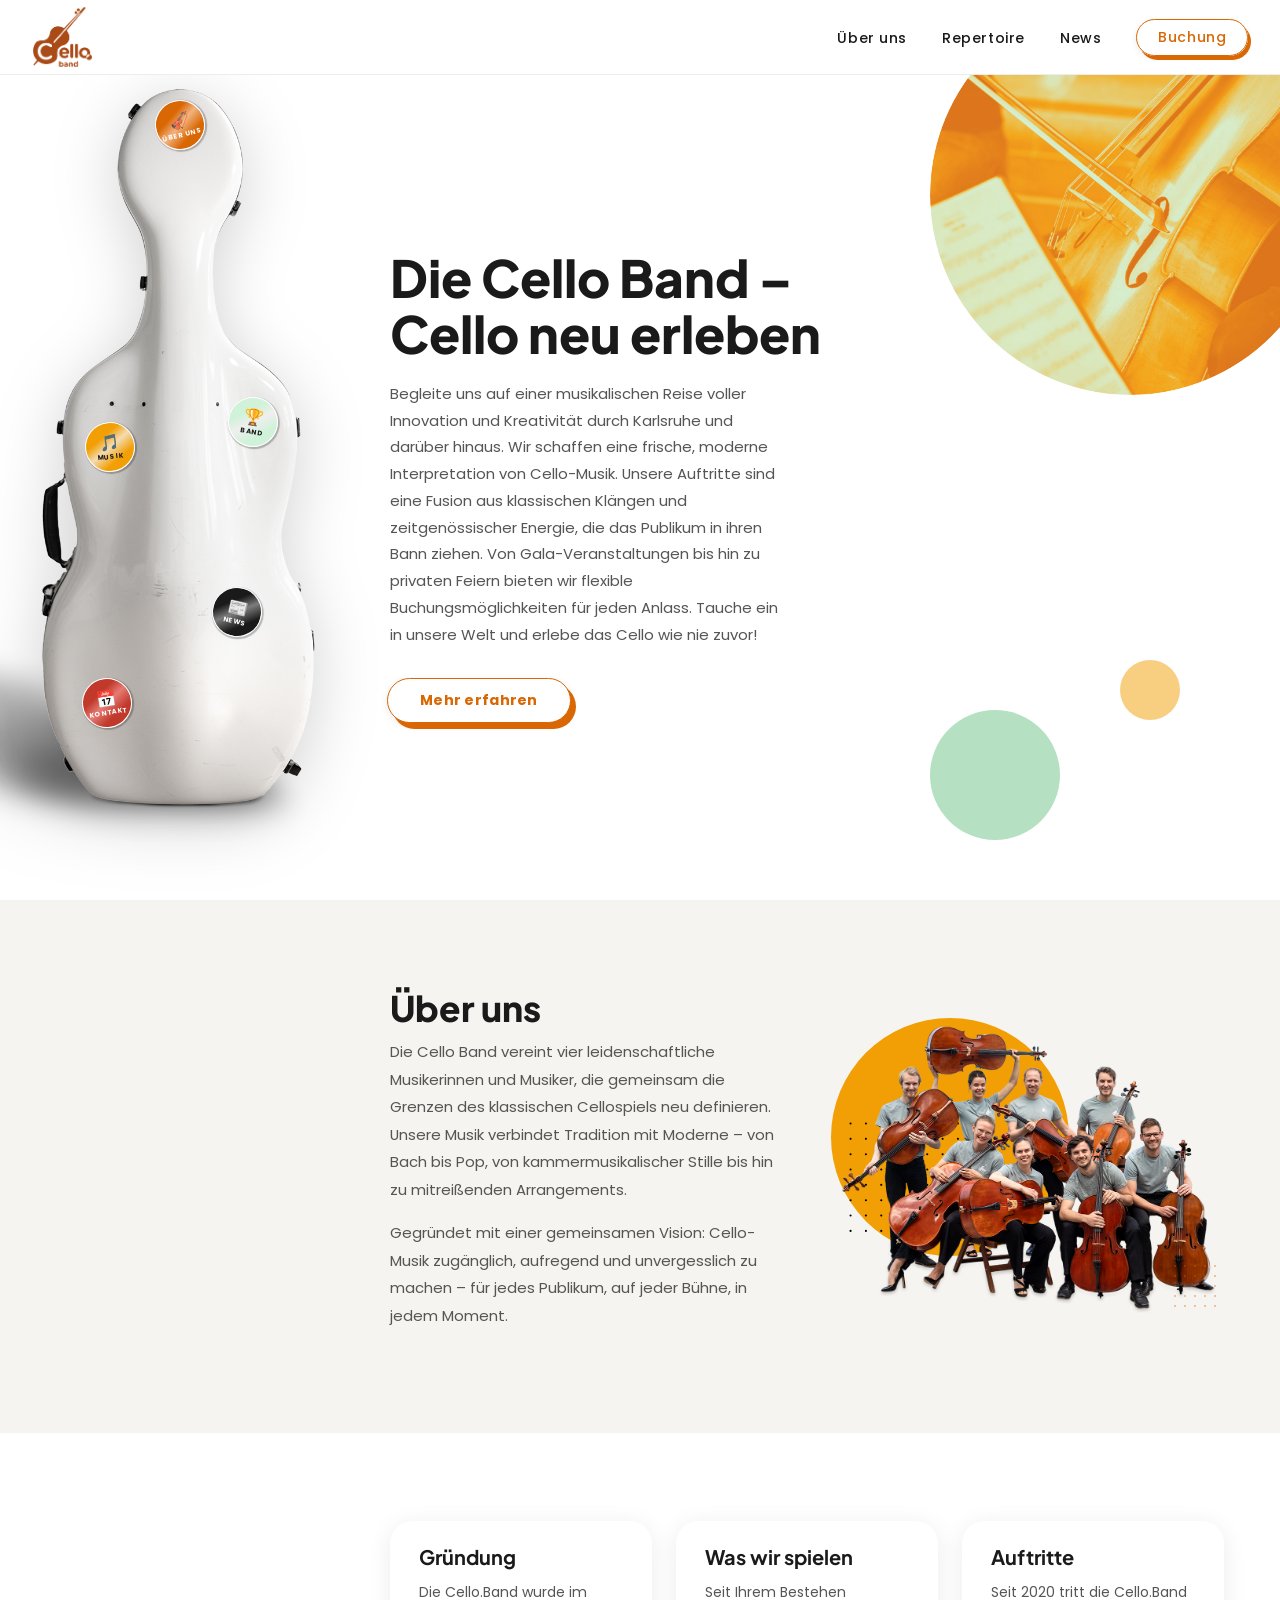
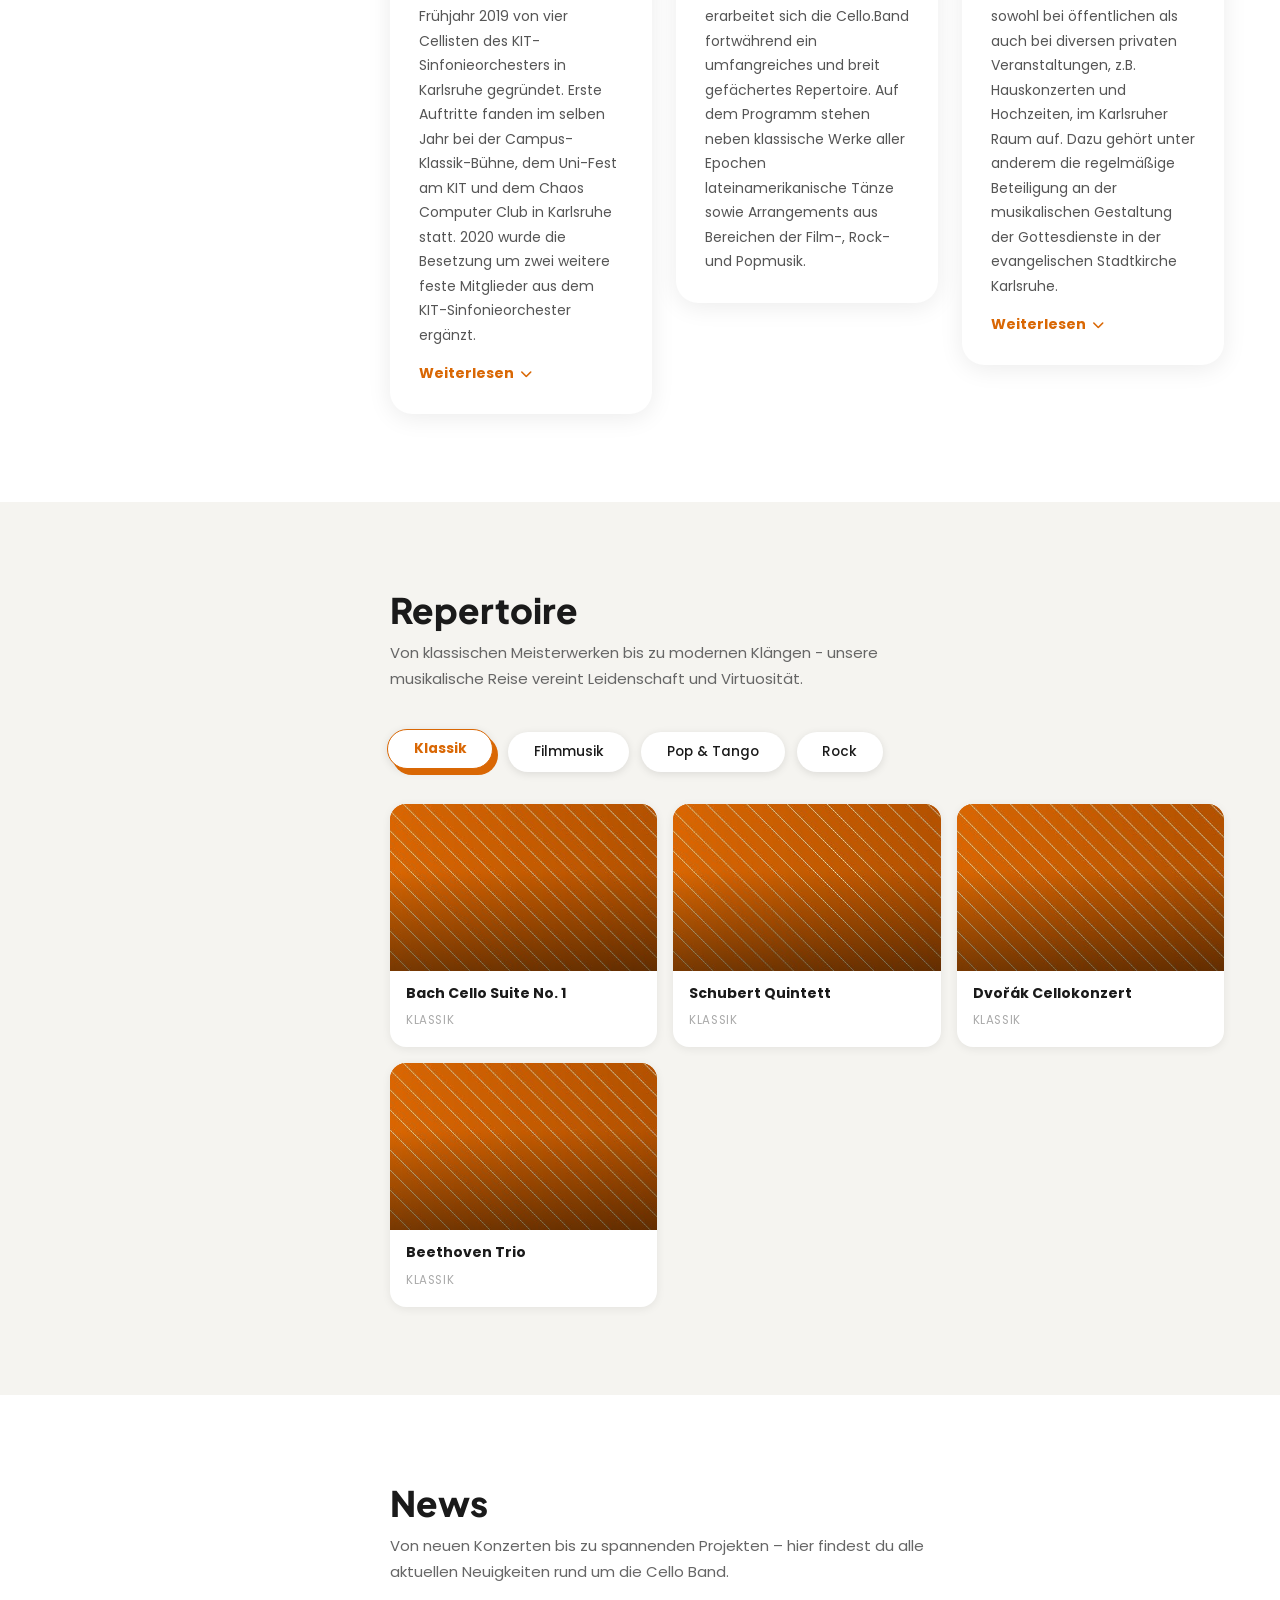
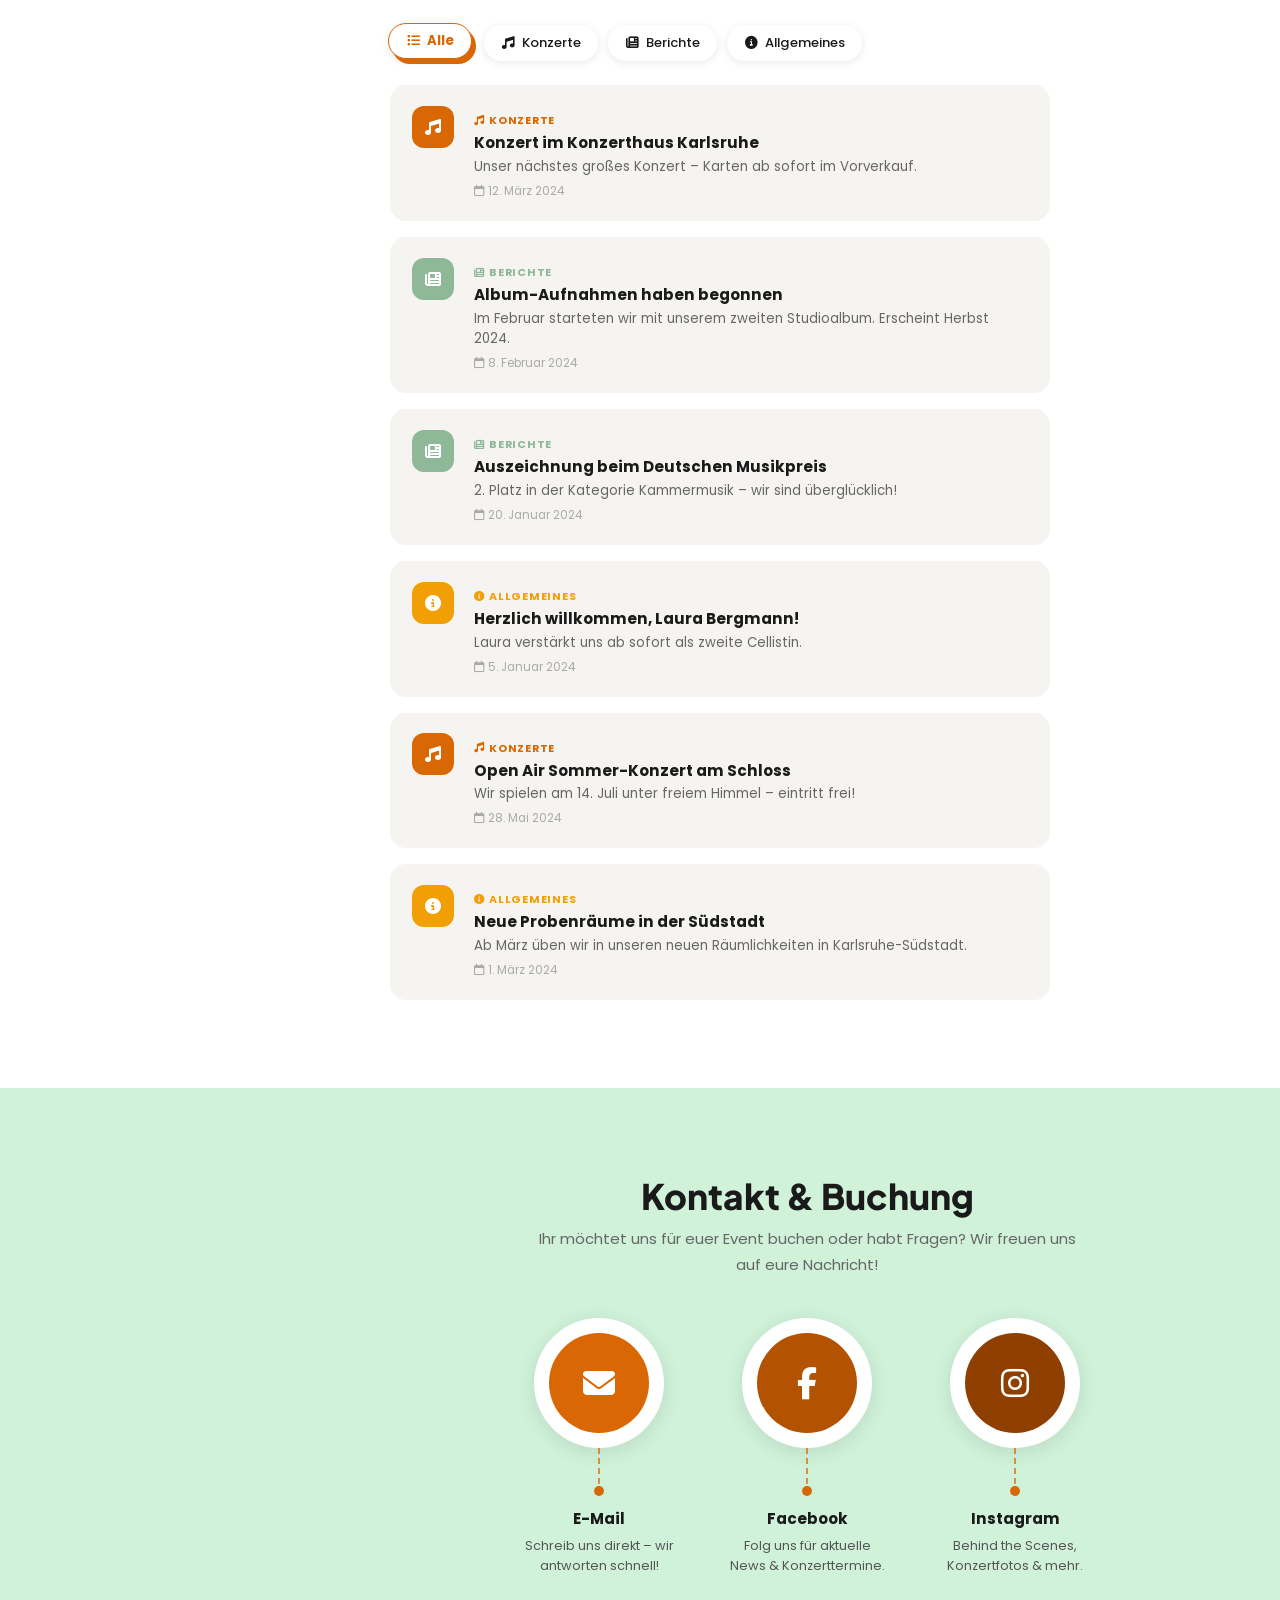
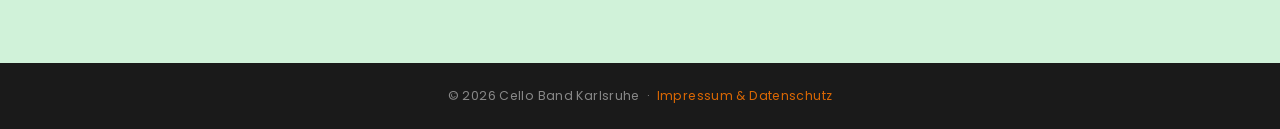
<file: index.html>
<!DOCTYPE html>
<html lang="de">
<head>
  <meta charset="UTF-8" />
  <meta name="viewport" content="width=device-width, initial-scale=1.0" />
  <title>Cello Band – Cello neu erleben</title>
  <!-- Schriften werden lokal aus /fonts/ geladen (style.css @font-face) -->
  <link rel="stylesheet" href="style.css" />
  <link rel="stylesheet" href="https://cdnjs.cloudflare.com/ajax/libs/font-awesome/6.5.1/css/all.min.css" />
</head>
<body>

<!-- ══════════════════════════════════════════
     NAVIGATION
     ══════════════════════════════════════════ -->
<nav>
  <a href="#hero" class="nav-logo">
    <img src="images/cello-band-logo.png" alt="Cello Band Logo" />
  </a>

  <ul class="nav-links" id="navLinks">
    <li><a href="#ueber-uns">Über uns</a></li>
    <li><a href="#repertoire">Repertoire</a></li>
    <li><a href="#news">News</a></li>
    <li><a href="#kontakt" class="nav-cta">Buchung</a></li>
  </ul>

  <button class="hamburger" id="hamburger" aria-label="Menü öffnen">
    <span></span><span></span><span></span>
  </button>
</nav>

<!-- ══════════════════════════════════════════
     MAIN LAYOUT
     ══════════════════════════════════════════ -->
<div class="layout">

  <!-- ── Sticky Cello Column ── -->
  <aside class="cello-col">
    <div class="cello-wrapper" id="celloWrapper">

      <!-- Sticker 1: Über uns -->
      <a href="#ueber-uns" class="sticker sticker-1" id="sticker1" aria-label="Zur Section: Über uns">
        <div class="sticker-badge col-orange">
          <span class="s-emoji">🎻</span>
          <span class="s-label">Über uns</span>
        </div>
      </a>

      <!-- Sticker 2: Info -->
      <a href="#info" class="sticker sticker-2" id="sticker2" aria-label="Zur Section: Info">
        <div class="sticker-badge col-mint">
          <span class="s-emoji">🏆</span>
          <span class="s-label">Band</span>
        </div>
      </a>

      <!-- Sticker 3: Repertoire -->
      <a href="#repertoire" class="sticker sticker-3" id="sticker3" aria-label="Zur Section: Repertoire">
        <div class="sticker-badge col-yellow">
          <span class="s-emoji">🎵</span>
          <span class="s-label">Musik</span>
        </div>
      </a>

      <!-- Sticker 4: News -->
      <a href="#news" class="sticker sticker-4" id="sticker4" aria-label="Zur Section: News">
        <div class="sticker-badge col-black">
          <span class="s-emoji">📰</span>
          <span class="s-label">News</span>
        </div>
      </a>

      <!-- Sticker 5: Kontakt -->
      <a href="#kontakt" class="sticker sticker-5" id="sticker5" aria-label="Zur Section: Kontakt">
        <div class="sticker-badge col-red">
          <span class="s-emoji">📅</span>
          <span class="s-label">Kontakt</span>
        </div>
      </a>

      <!-- Real cello case photo -->
      <img
        src="images/cello-kasten-single.png"
        alt="Weißer Cello-Koffer"
        class="cello-img"
      />
    </div>
  </aside>

  <!-- ── Page Sections ── -->
  <main class="main-content">

    <!-- ── HERO ── -->
    <section id="hero">
      <div class="hero-bg-circle c1"></div>
      <div class="hero-bg-circle c2"></div>
      <div class="hero-bg-circle c3"></div>
      <div class="hero-content">
        <h1>Die Cello Band –<br/>Cello neu erleben</h1>
        <p>
          Begleite uns auf einer musikalischen Reise voller Innovation und Kreativität durch Karlsruhe und darüber hinaus. Wir schaffen eine frische, moderne Interpretation von Cello-Musik. Unsere Auftritte sind eine Fusion aus klassischen Klängen und zeitgenössischer Energie, die das Publikum in ihren Bann ziehen. Von Gala-Veranstaltungen bis hin zu privaten Feiern bieten wir flexible Buchungsmöglichkeiten für jeden Anlass.
          Tauche ein in unsere Welt und erlebe das Cello wie nie zuvor!
        </p>
        <a href="#ueber-uns" class="btn-primary">Mehr erfahren</a>
      </div>
    </section>

    <!-- ── ÜBER UNS ── -->
    <section id="ueber-uns">
      <div class="ueber-grid">
        <div>
          <h2 class="fade-up">Über uns</h2>
          <p class="fade-up">
            Die Cello Band vereint vier leidenschaftliche Musikerinnen und Musiker,
            die gemeinsam die Grenzen des klassischen Cellospiels neu definieren.
            Unsere Musik verbindet Tradition mit Moderne – von Bach bis Pop,
            von kammermusikalischer Stille bis hin zu mitreißenden Arrangements.
          </p>
          <p class="fade-up">
            Gegründet mit einer gemeinsamen Vision: Cello-Musik zugänglich,
            aufregend und unvergesslich zu machen – für jedes Publikum,
            auf jeder Bühne, in jedem Moment.
          </p>
        </div>
        <div class="band-photo fade-up" style="position:relative;">
          <img src="images/cello-band-complete.png" alt="Die Cello Band" style="width:100%;height:100%;object-fit:cover;border-radius:1.2rem;" />
          <div class="dot-grid"></div>
        </div>
      </div>
    </section>

    <!-- ── INFO CARDS ── -->
    <section id="info">
      <div class="cards-grid">

        <!-- Card 1: Gründung — Dreieck (orange) -->
        <div class="info-card fade-up">
          <div class="info-card-body">
            <h3>Gründung</h3>
            <p>Die Cello.Band wurde im Frühjahr 2019 von vier Cellisten des KIT-Sinfonieorchesters in Karlsruhe gegründet. Erste Auftritte fanden im selben Jahr bei der Campus-Klassik-Bühne, dem Uni-Fest am KIT und dem Chaos Computer Club in Karlsruhe statt. 2020 wurde die Besetzung um zwei weitere feste Mitglieder aus dem KIT-Sinfonieorchester ergänzt.</p>
            <div class="info-card-more" hidden>
              <p> Durch berufsbedingten Wegzug einiger Musiker erhielt das Ensemble im Herbst 2023 erneut Zuwachs, aktuell besteht die Cello.Band aus fünf CellistInnen, drei davon gehören zu den Gründungsmitgliedern.</p>
            </div>
            <button class="card-link info-card-toggle" aria-expanded="false">
              Weiterlesen <i class="fa-solid fa-chevron-down"></i>
            </button>
          </div>
        </div>

        <!-- Card 2: Was wir spielen — Kreis (grün) -->
        <div class="info-card fade-up">
          <div class="info-card-body">
            <h3>Was wir spielen</h3>
            <p>Seit Ihrem Bestehen erarbeitet sich die Cello.Band fortwährend ein umfangreiches und breit gefächertes Repertoire. Auf dem Programm stehen neben klassische Werke aller Epochen lateinamerikanische Tänze sowie Arrangements aus Bereichen der Film-, Rock- und Popmusik.</p>
<!--            <div class="info-card-more" hidden>-->
<!--              <p>Ob Beethoven-Quartett, Piazzolla-Tango oder Metallica-Ballade – wir arrangieren jedes Stück eigens für unser Cello-Ensemble. Das Ergebnis: ein unverwechselbarer Klang, der Grenzen zwischen den Genres spielend überwindet.</p>-->
<!--            </div>-->
<!--            <button class="card-link info-card-toggle" aria-expanded="false">-->
<!--              Weiterlesen <i class="fa-solid fa-chevron-down"></i>-->
<!--            </button>-->
          </div>
        </div>

        <!-- Card 3: Auftritte — Raute (gelb) -->
        <div class="info-card fade-up">
          <div class="info-card-body">
            <h3>Auftritte</h3>
            <p>Seit 2020 tritt die Cello.Band sowohl bei öffentlichen als auch bei diversen privaten Veranstaltungen, z.B. Hauskonzerten und Hochzeiten, im Karlsruher Raum auf. Dazu gehört unter anderem die regelmäßige Beteiligung an der musikalischen Gestaltung der Gottesdienste in der evangelischen Stadtkirche Karlsruhe.</p>
            <div class="info-card-more" hidden>
              <p>In den Sommermonaten verlagert das Ensemble seine musikalische Aktivität gerne auf die Straße und ist bevorzugt vor dem Karlsruher Schloss oder dem Kammertheater Karlsruhe zu finden. Auf mehrtägigen Straßenmusik-Trips waren die Musiker aber auch bereits in Zürich, München und Baden-Baden zu hören.</p>
            </div>
            <button class="card-link info-card-toggle" aria-expanded="false">
              Weiterlesen <i class="fa-solid fa-chevron-down"></i>
            </button>
          </div>
        </div>

      </div>
    </section>

    <!-- ── REPERTOIRE ── -->
    <section id="repertoire">
      <h2 class="fade-up">Repertoire</h2>
      <p class="section-lead fade-up">
        Von klassischen Meisterwerken bis zu modernen Klängen - unsere musikalische Reise vereint Leidenschaft und Virtuosität.
      </p>
      <div class="tab-bar" id="tabBar">
        <button class="tab-btn active" data-filter="klassik">Klassik</button>
        <button class="tab-btn" data-filter="filmmusik">Filmmusik</button>
        <button class="tab-btn" data-filter="pop">Pop &amp; Tango</button>
        <button class="tab-btn" data-filter="rock">Rock</button>
      </div>
      <div class="repertoire-grid" id="repertoireGrid">
        <!-- Rendered by JS -->
      </div>
    </section>

    <!-- ── NEWS ── -->
    <section id="news">
      <h2 class="fade-up">News</h2>
      <p class="section-lead fade-up">
        Von neuen Konzerten bis zu spannenden Projekten –
        hier findest du alle aktuellen Neuigkeiten rund um die Cello Band.
      </p>
      <div class="news-filter-bar" id="newsFilterBar">
        <!-- Rendered by JS -->
      </div>
      <div class="news-list" id="newsList">
        <!-- Rendered by JS from newsData -->
      </div>
    </section>

    <!-- ── KONTAKT ── -->
    <section id="kontakt">
      <h2 class="fade-up">Kontakt &amp; Buchung</h2>
      <p class="section-lead fade-up">
        Ihr möchtet uns für euer Event buchen oder habt Fragen?
        Wir freuen uns auf eure Nachricht!
      </p>
      <div class="kontakt-cards fade-up" id="kontaktCards">
        <!-- Rendered by JS from kontaktData in data.js -->
      </div>
    </section>

  </main>
</div>

<!-- ── FOOTER ── -->
<footer>
  &copy; 2026 Cello Band Karlsruhe &nbsp;·&nbsp;
  <a href="impressum-datenschutz.html">Impressum & Datenschutz</a>
</footer>

<!-- ══════════════════════════════════════════
     NEWS DIALOG / MODAL
     ══════════════════════════════════════════ -->
<div class="dialog-overlay" id="dialogOverlay" role="dialog" aria-modal="true" aria-labelledby="dialogTitle">
  <div class="dialog-box" id="dialogBox">
    <button class="dialog-close-top" id="dialogCloseTop" aria-label="Schließen">✕</button>
    <div id="dialogImageArea"></div>
    <div class="dialog-body">
      <div class="dialog-date" id="dialogDate"></div>
      <h2 class="dialog-title" id="dialogHeadline"></h2>
      <div class="dialog-text" id="dialogText"></div>
    </div>
    <div class="dialog-footer" id="dialogFooter">
      <div id="dialogCtaArea"></div>
      <button class="dialog-close" id="dialogCloseBottom" aria-label="Schließen">✕</button>
    </div>
  </div>
</div>

<!-- ══════════════════════════════════════════
     MEDIA DIALOG (YouTube / Audio)
     ══════════════════════════════════════════ -->
<div class="dialog-overlay" id="mediaDialogOverlay" role="dialog" aria-modal="true" aria-label="Musikstück abspielen">
  <div class="dialog-box media-dialog-box" id="mediaDialogBox">
    <button class="dialog-close-top" id="mediaDialogClose" aria-label="Schließen">✕</button>
    <div id="mediaDialogContent"></div>
    <div class="dialog-body">
      <h2 class="dialog-title" id="mediaDialogTitle"></h2>
      <div class="dialog-text" id="mediaDialogMeta"></div>
    </div>
  </div>
</div>

<script src="data.js"></script>
<script src="main.js"></script>
</body>
</html>
</file>
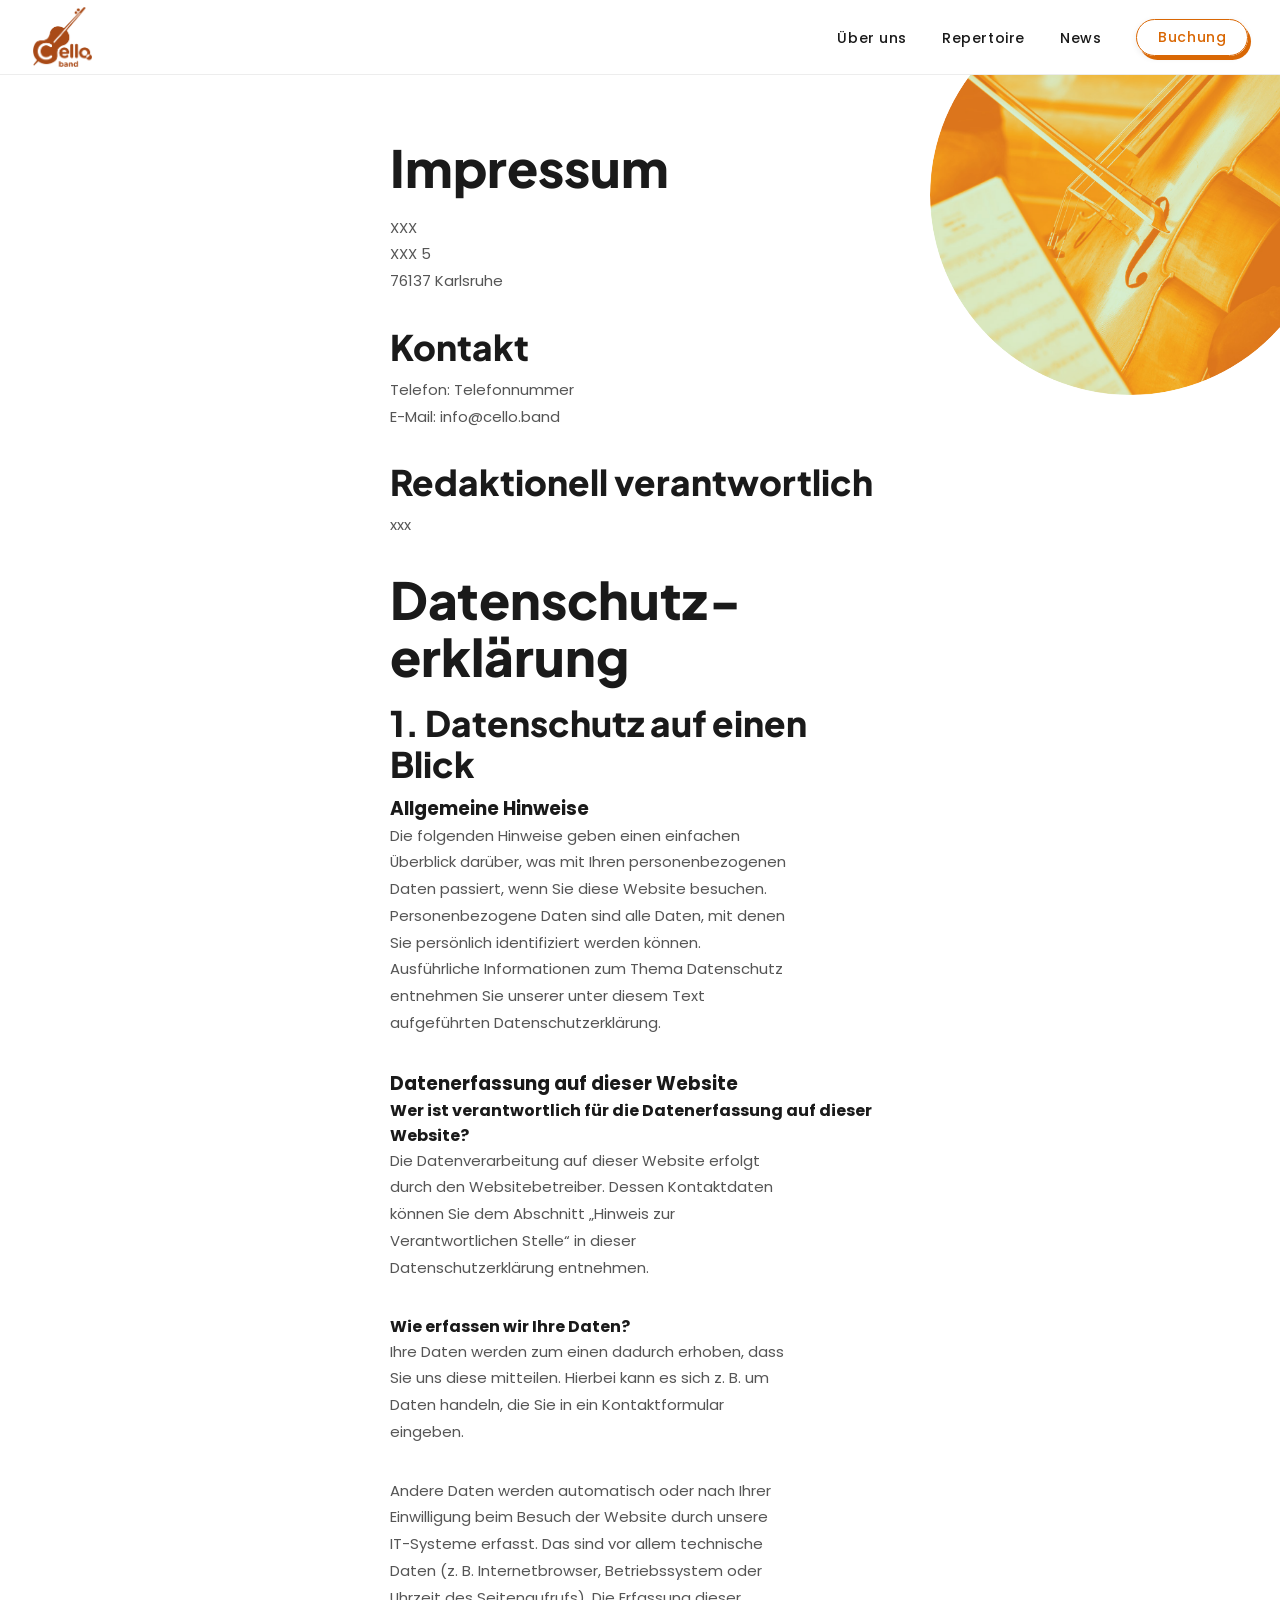
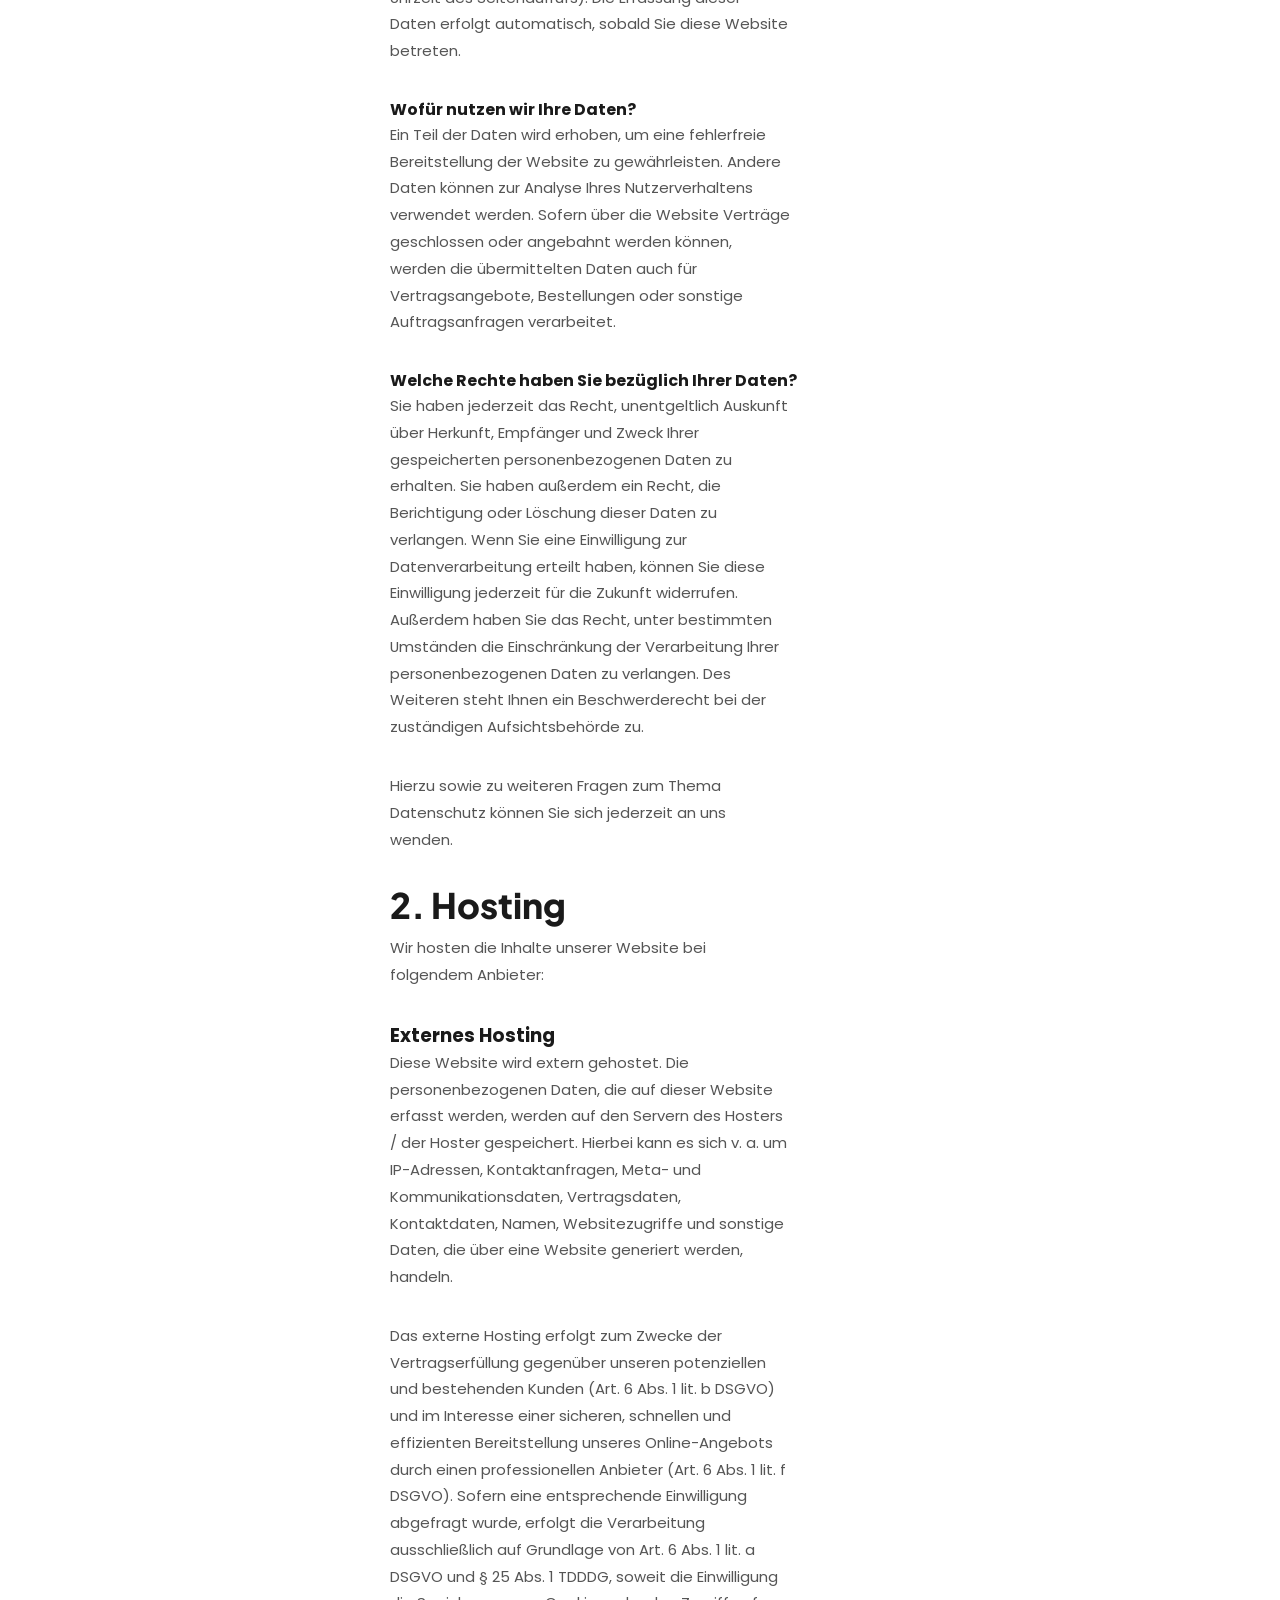
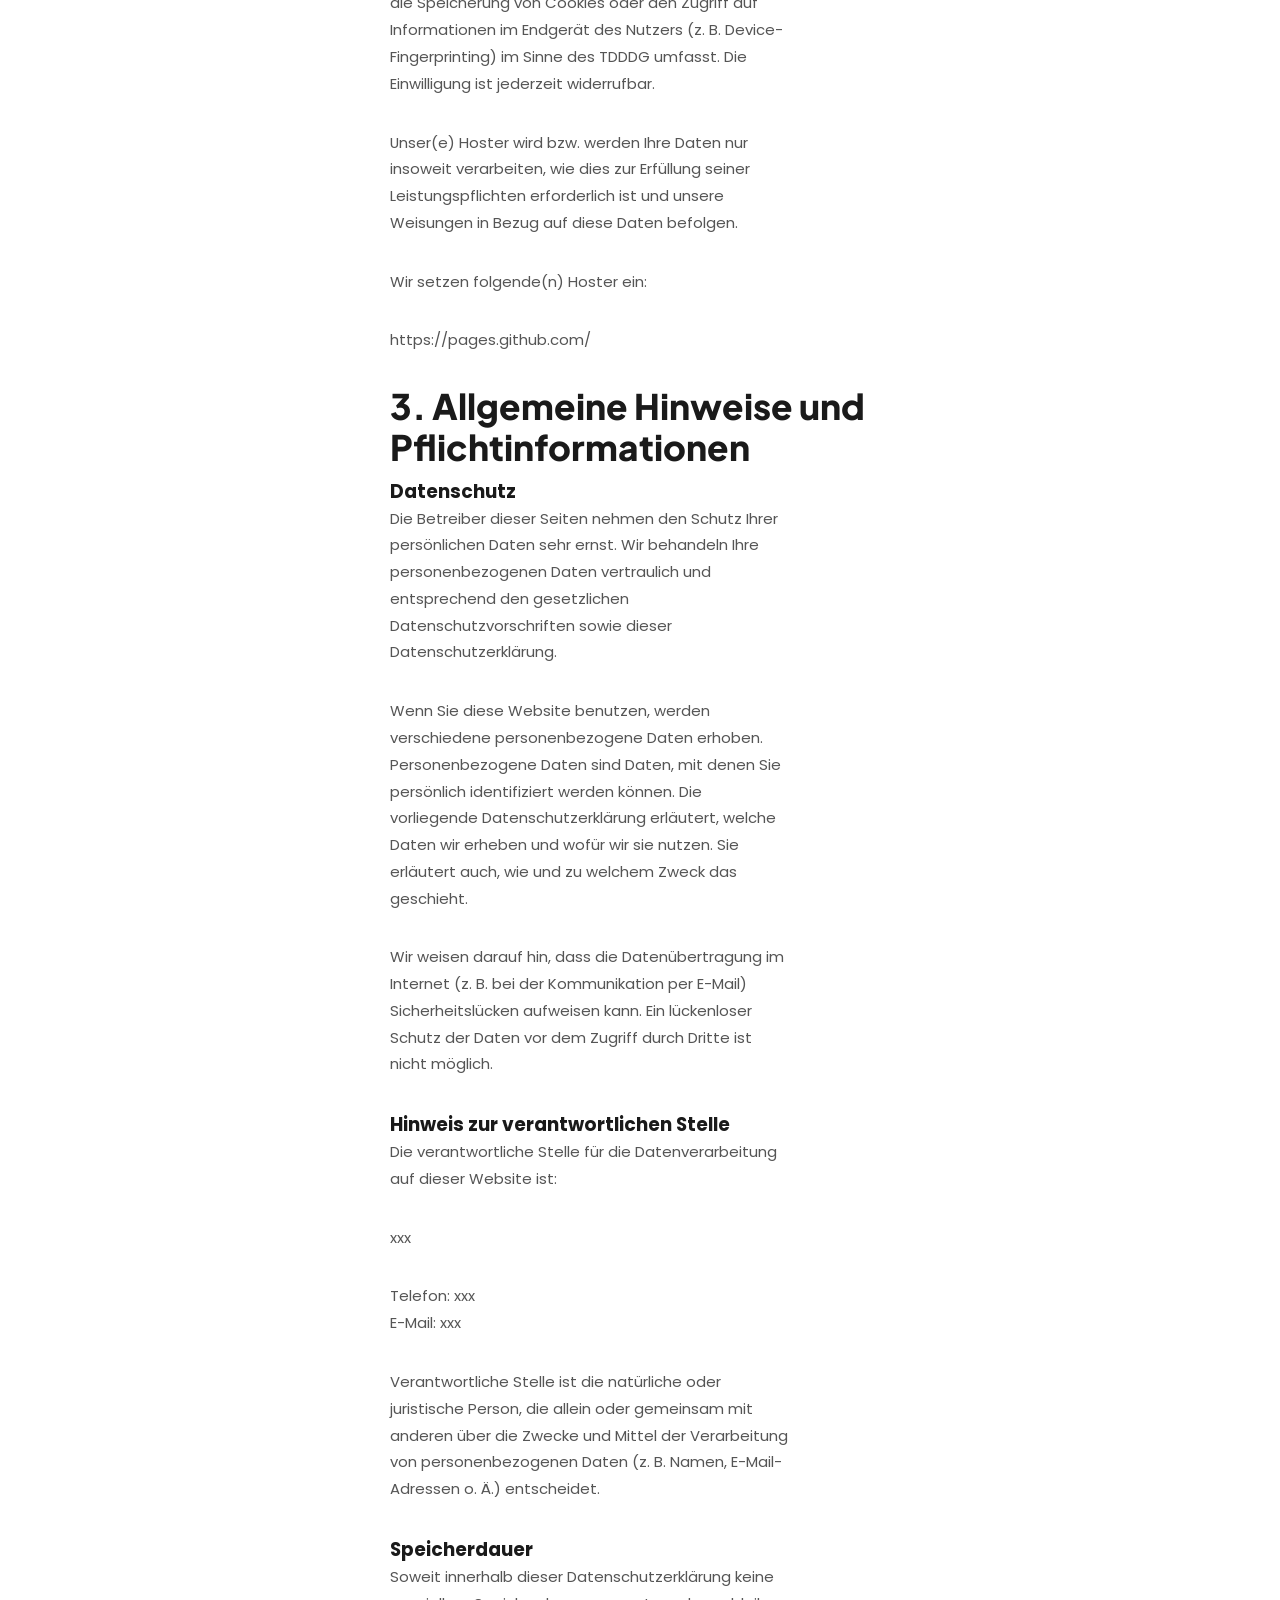
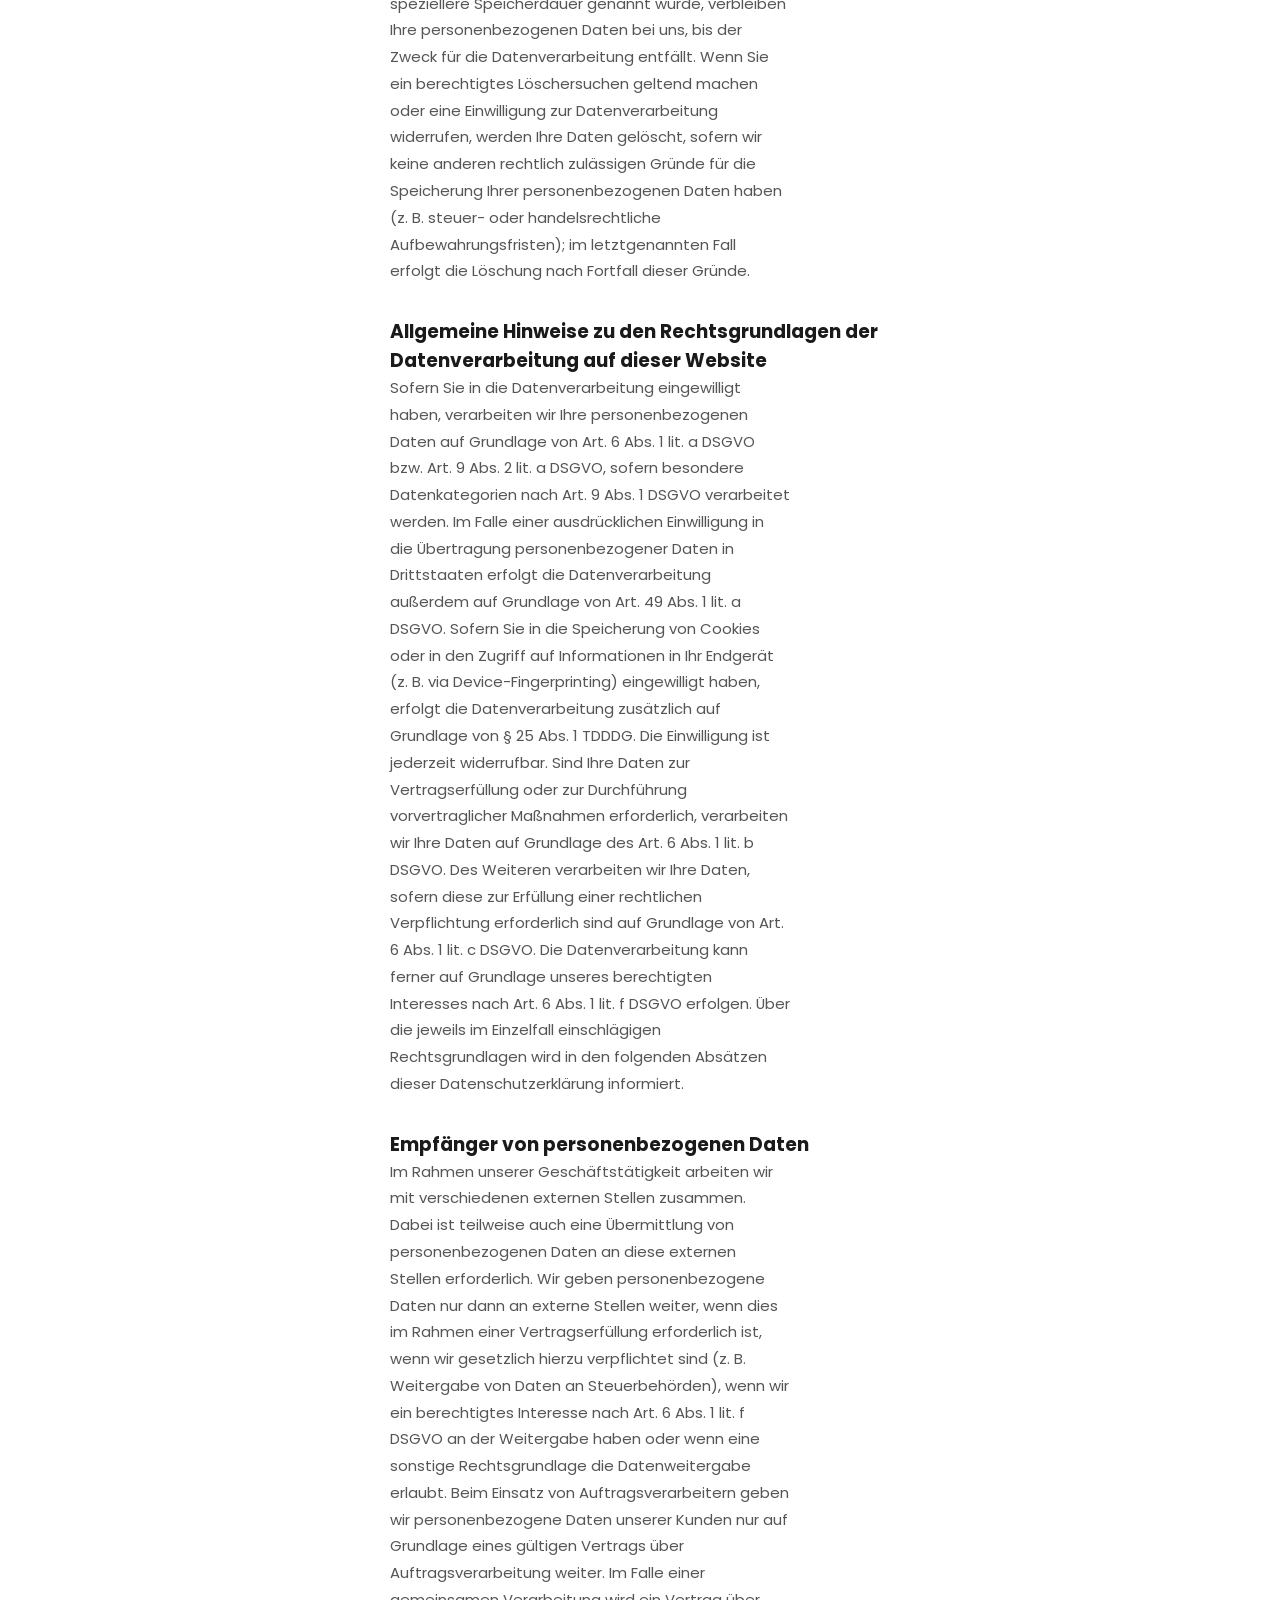
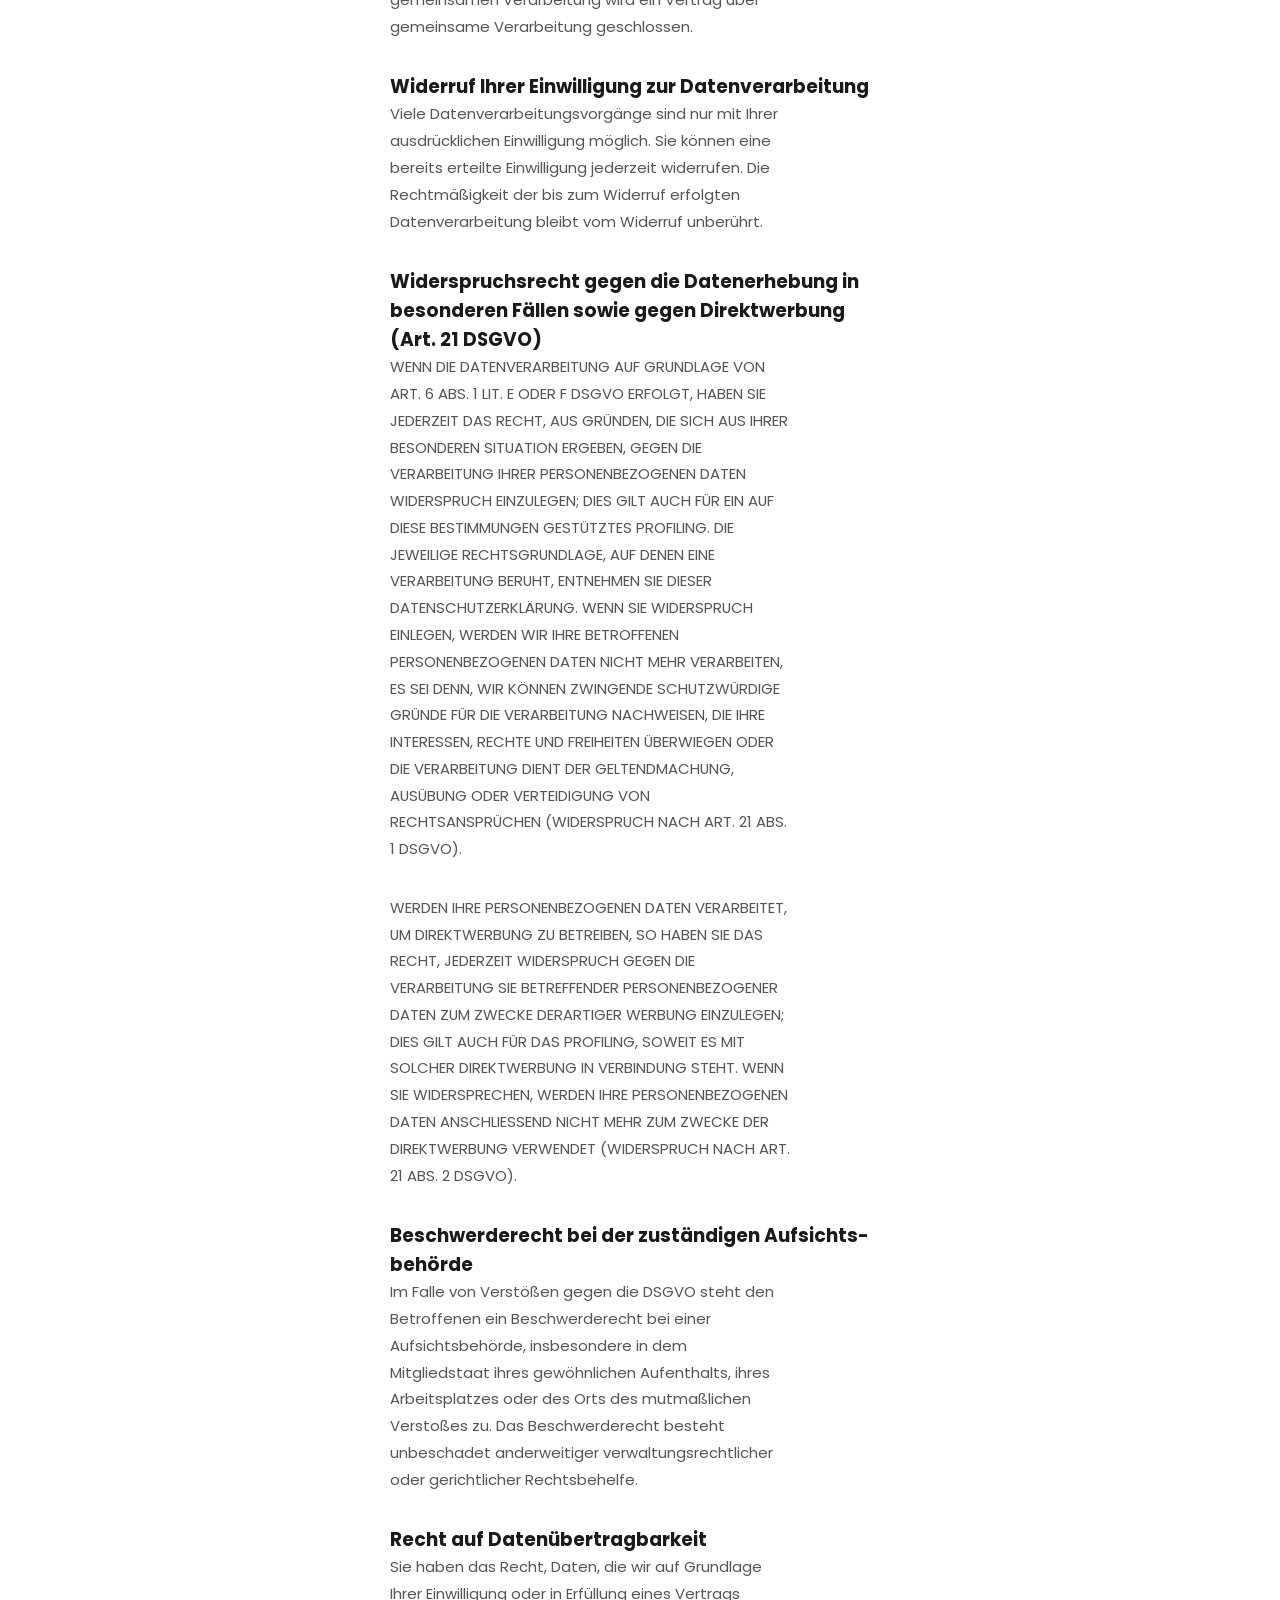
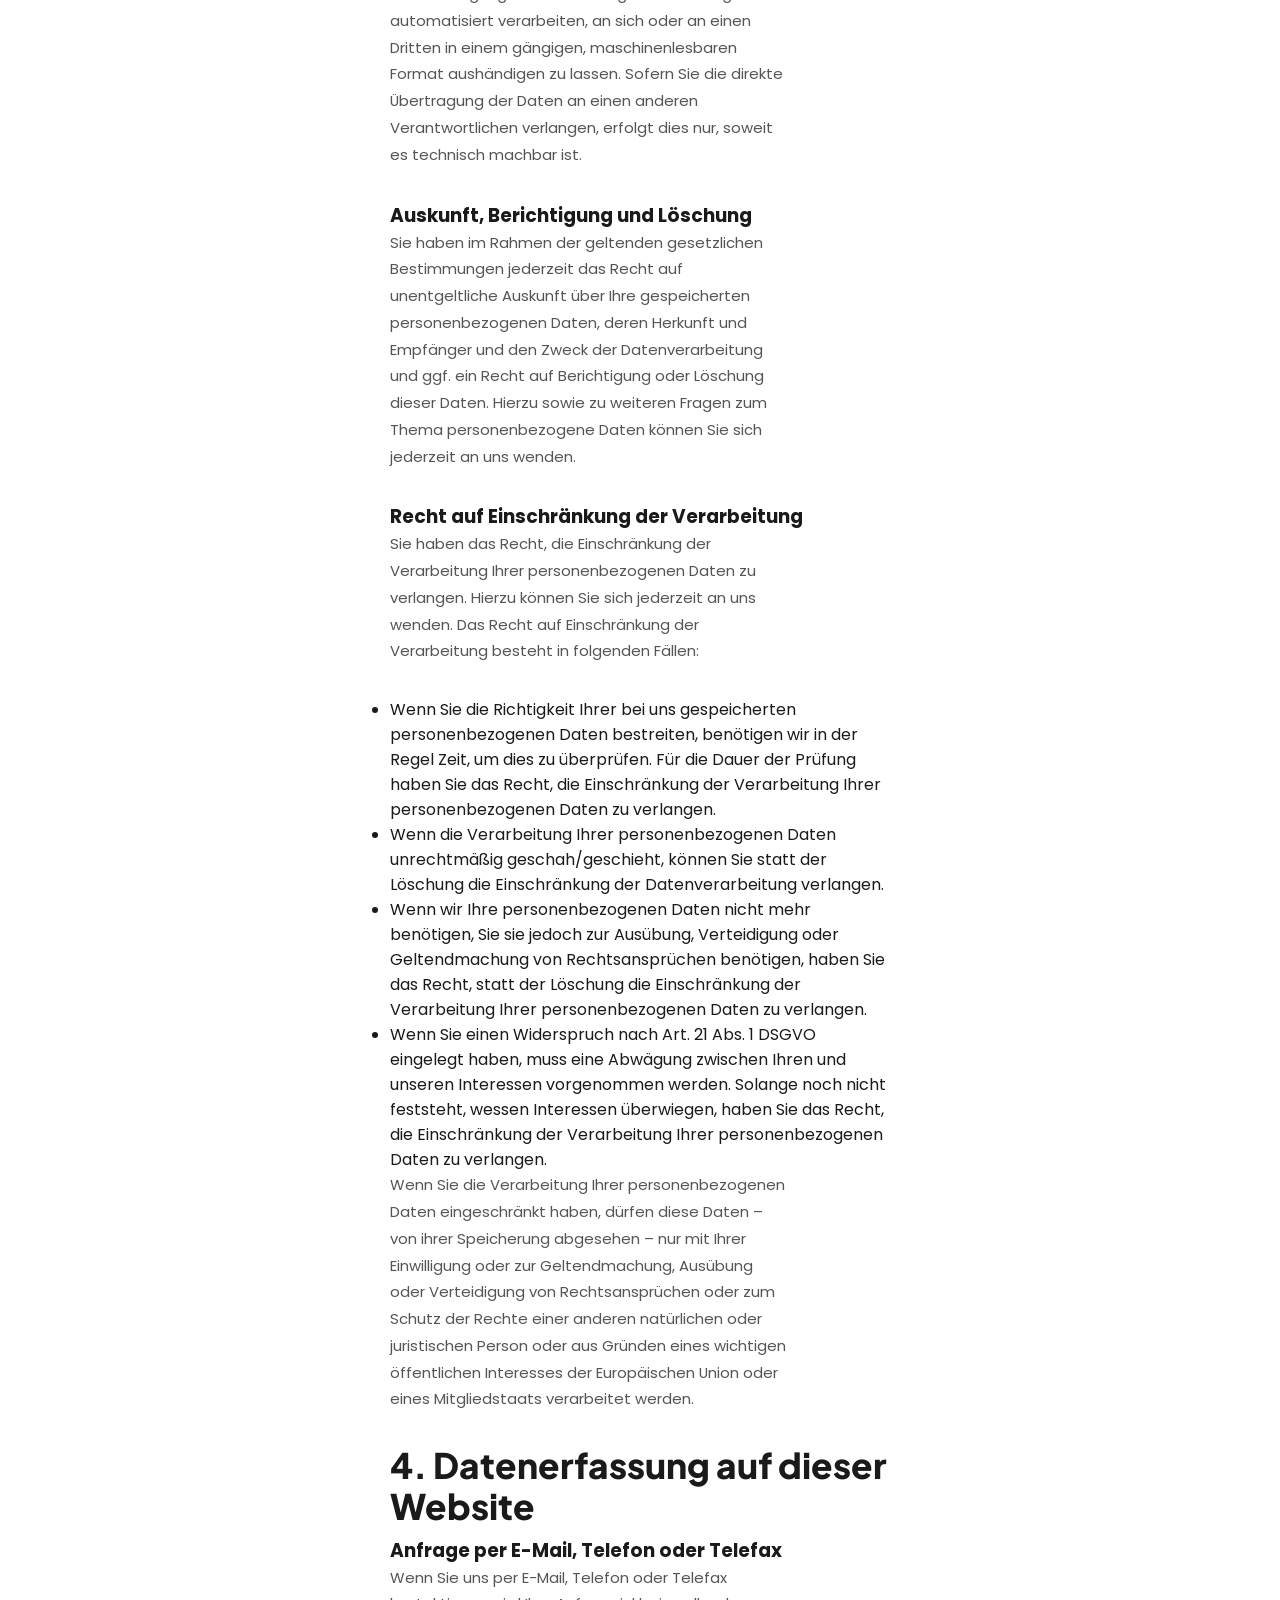
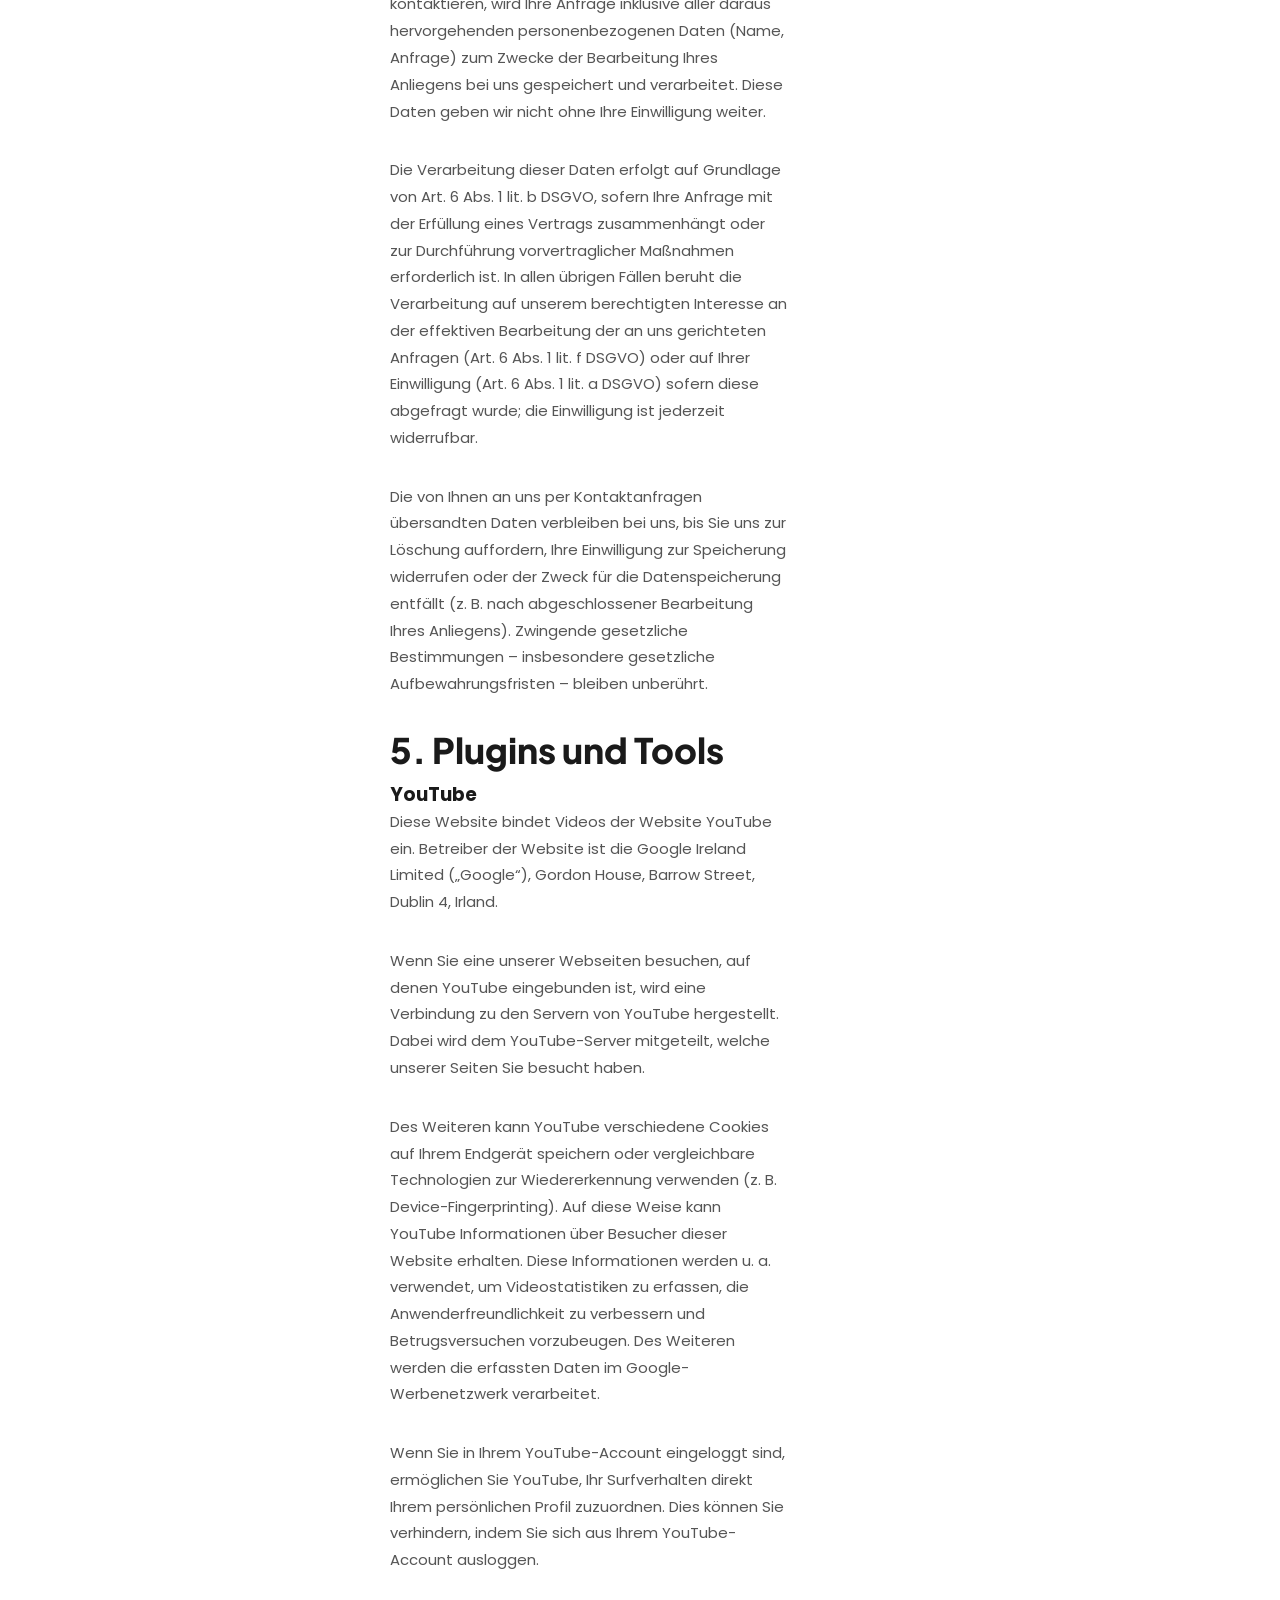
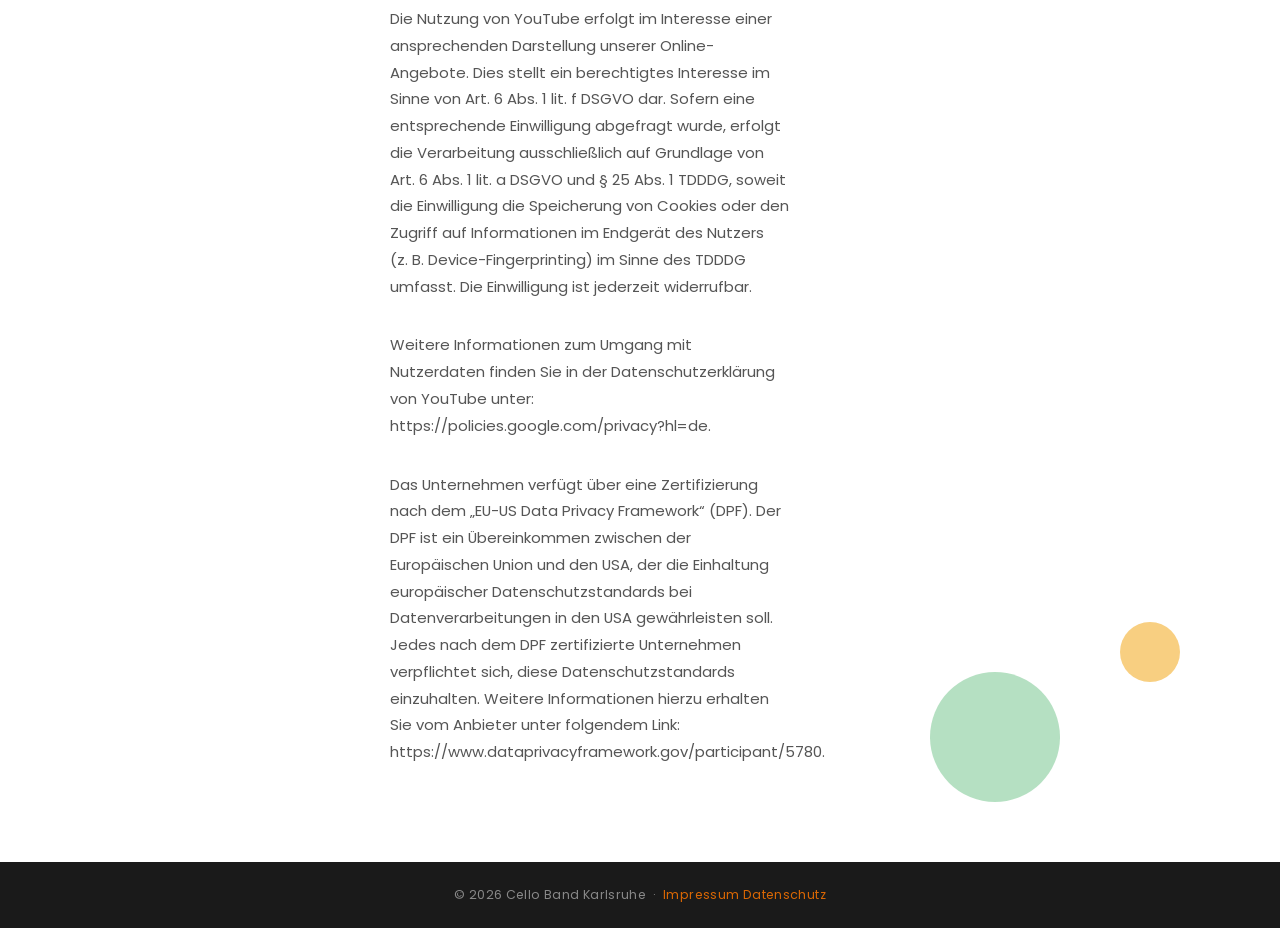
<file: impressum-datenschutz.html>
<!DOCTYPE html>
<html lang="de">
<head>
  <meta charset="UTF-8" />
  <meta name="viewport" content="width=device-width, initial-scale=1.0" />
  <title>Cello Band – Cello neu erleben</title>
  <!-- Schriften werden lokal aus /fonts/ geladen (style.css @font-face) -->
  <link rel="stylesheet" href="style.css" />
  <link rel="stylesheet" href="https://cdnjs.cloudflare.com/ajax/libs/font-awesome/6.5.1/css/all.min.css" />
</head>
<body>

<!-- ══════════════════════════════════════════
     NAVIGATION
     ══════════════════════════════════════════ -->
<nav>
  <a href="https://cello.band#hero" class="nav-logo">
    <img src="images/cello-band-logo.png" alt="Cello Band Logo" />
  </a>

  <ul class="nav-links" id="navLinks">
    <li><a href="#ueber-uns">Über uns</a></li>
    <li><a href="#repertoire">Repertoire</a></li>
    <li><a href="#news">News</a></li>
    <li><a href="#kontakt" class="nav-cta">Buchung</a></li>
  </ul>

  <button class="hamburger" id="hamburger" aria-label="Menü öffnen">
    <span></span><span></span><span></span>
  </button>
</nav>

<!-- ══════════════════════════════════════════
     MAIN LAYOUT
     ══════════════════════════════════════════ -->
<div class="layout">


  <!-- ── Page Sections ── -->
  <main class="main-content">

    <!-- ── HERO ── -->
    <section id="hero">
      <div class="hero-bg-circle c1"></div>
      <div class="hero-bg-circle c2"></div>
      <div class="hero-bg-circle c3"></div>
      <div class="hero-content">
        <h1>Impressum</h1>

        <p>XXX<br />
          XXX 5<br />
          76137 Karlsruhe</p>

        <h2>Kontakt</h2>
        <p>Telefon: Telefonnummer<br />
          E-Mail: info@cello.band</p>

        <h2>Redaktionell verantwortlich</h2>
        <p>xxx</p>

        <h1>Datenschutz&shy;erkl&auml;rung</h1>
        <h2>1. Datenschutz auf einen Blick</h2>
        <h3>Allgemeine Hinweise</h3> <p>Die folgenden Hinweise geben einen einfachen &Uuml;berblick dar&uuml;ber, was mit Ihren personenbezogenen Daten passiert, wenn Sie diese Website besuchen. Personenbezogene Daten sind alle Daten, mit denen Sie pers&ouml;nlich identifiziert werden k&ouml;nnen. Ausf&uuml;hrliche Informationen zum Thema Datenschutz entnehmen Sie unserer unter diesem Text aufgef&uuml;hrten Datenschutzerkl&auml;rung.</p>
        <h3>Datenerfassung auf dieser Website</h3> <h4>Wer ist verantwortlich f&uuml;r die Datenerfassung auf dieser Website?</h4> <p>Die Datenverarbeitung auf dieser Website erfolgt durch den Websitebetreiber. Dessen Kontaktdaten k&ouml;nnen Sie dem Abschnitt &bdquo;Hinweis zur Verantwortlichen Stelle&ldquo; in dieser Datenschutzerkl&auml;rung entnehmen.</p> <h4>Wie erfassen wir Ihre Daten?</h4> <p>Ihre Daten werden zum einen dadurch erhoben, dass Sie uns diese mitteilen. Hierbei kann es sich z.&nbsp;B. um Daten handeln, die Sie in ein Kontaktformular eingeben.</p> <p>Andere Daten werden automatisch oder nach Ihrer Einwilligung beim Besuch der Website durch unsere IT-Systeme erfasst. Das sind vor allem technische Daten (z.&nbsp;B. Internetbrowser, Betriebssystem oder Uhrzeit des Seitenaufrufs). Die Erfassung dieser Daten erfolgt automatisch, sobald Sie diese Website betreten.</p> <h4>Wof&uuml;r nutzen wir Ihre Daten?</h4> <p>Ein Teil der Daten wird erhoben, um eine fehlerfreie Bereitstellung der Website zu gew&auml;hrleisten. Andere Daten k&ouml;nnen zur Analyse Ihres Nutzerverhaltens verwendet werden. Sofern &uuml;ber die Website Vertr&auml;ge geschlossen oder angebahnt werden k&ouml;nnen, werden die &uuml;bermittelten Daten auch f&uuml;r Vertragsangebote, Bestellungen oder sonstige Auftragsanfragen verarbeitet.</p> <h4>Welche Rechte haben Sie bez&uuml;glich Ihrer Daten?</h4> <p>Sie haben jederzeit das Recht, unentgeltlich Auskunft &uuml;ber Herkunft, Empf&auml;nger und Zweck Ihrer gespeicherten personenbezogenen Daten zu erhalten. Sie haben au&szlig;erdem ein Recht, die Berichtigung oder L&ouml;schung dieser Daten zu verlangen. Wenn Sie eine Einwilligung zur Datenverarbeitung erteilt haben, k&ouml;nnen Sie diese Einwilligung jederzeit f&uuml;r die Zukunft widerrufen. Au&szlig;erdem haben Sie das Recht, unter bestimmten Umst&auml;nden die Einschr&auml;nkung der Verarbeitung Ihrer personenbezogenen Daten zu verlangen. Des Weiteren steht Ihnen ein Beschwerderecht bei der zust&auml;ndigen Aufsichtsbeh&ouml;rde zu.</p> <p>Hierzu sowie zu weiteren Fragen zum Thema Datenschutz k&ouml;nnen Sie sich jederzeit an uns wenden.</p>
        <h2>2. Hosting</h2>
        <p>Wir hosten die Inhalte unserer Website bei folgendem Anbieter:</p>
        <h3>Externes Hosting</h3> <p>Diese Website wird extern gehostet. Die personenbezogenen Daten, die auf dieser Website erfasst werden, werden auf den Servern des Hosters / der Hoster gespeichert. Hierbei kann es sich v.&nbsp;a. um IP-Adressen, Kontaktanfragen, Meta- und Kommunikationsdaten, Vertragsdaten, Kontaktdaten, Namen, Websitezugriffe und sonstige Daten, die &uuml;ber eine Website generiert werden, handeln.</p> <p>Das externe Hosting erfolgt zum Zwecke der Vertragserf&uuml;llung gegen&uuml;ber unseren potenziellen und bestehenden Kunden (Art. 6 Abs. 1 lit. b DSGVO) und im Interesse einer sicheren, schnellen und effizienten Bereitstellung unseres Online-Angebots durch einen professionellen Anbieter (Art. 6 Abs. 1 lit. f DSGVO). Sofern eine entsprechende Einwilligung abgefragt wurde, erfolgt die Verarbeitung ausschlie&szlig;lich auf Grundlage von Art. 6 Abs. 1 lit. a DSGVO und &sect; 25 Abs. 1 TDDDG, soweit die Einwilligung die Speicherung von Cookies oder den Zugriff auf Informationen im Endger&auml;t des Nutzers (z.&nbsp;B. Device-Fingerprinting) im Sinne des TDDDG umfasst. Die Einwilligung ist jederzeit widerrufbar.</p> <p>Unser(e) Hoster wird bzw. werden Ihre Daten nur insoweit verarbeiten, wie dies zur Erf&uuml;llung seiner Leistungspflichten erforderlich ist und unsere Weisungen in Bezug auf diese Daten befolgen.</p> <p>Wir setzen folgende(n) Hoster ein:</p>
        <p>https://pages.github.com/</p>
        <h2>3. Allgemeine Hinweise und Pflicht&shy;informationen</h2>
        <h3>Datenschutz</h3> <p>Die Betreiber dieser Seiten nehmen den Schutz Ihrer pers&ouml;nlichen Daten sehr ernst. Wir behandeln Ihre personenbezogenen Daten vertraulich und entsprechend den gesetzlichen Datenschutzvorschriften sowie dieser Datenschutzerkl&auml;rung.</p> <p>Wenn Sie diese Website benutzen, werden verschiedene personenbezogene Daten erhoben. Personenbezogene Daten sind Daten, mit denen Sie pers&ouml;nlich identifiziert werden k&ouml;nnen. Die vorliegende Datenschutzerkl&auml;rung erl&auml;utert, welche Daten wir erheben und wof&uuml;r wir sie nutzen. Sie erl&auml;utert auch, wie und zu welchem Zweck das geschieht.</p> <p>Wir weisen darauf hin, dass die Daten&uuml;bertragung im Internet (z.&nbsp;B. bei der Kommunikation per E-Mail) Sicherheitsl&uuml;cken aufweisen kann. Ein l&uuml;ckenloser Schutz der Daten vor dem Zugriff durch Dritte ist nicht m&ouml;glich.</p>
        <h3>Hinweis zur verantwortlichen Stelle</h3> <p>Die verantwortliche Stelle f&uuml;r die Datenverarbeitung auf dieser Website ist:</p> <p>xxx</p>

        <p>Telefon: xxx<br />
          E-Mail: xxx</p>
        <p>Verantwortliche Stelle ist die nat&uuml;rliche oder juristische Person, die allein oder gemeinsam mit anderen &uuml;ber die Zwecke und Mittel der Verarbeitung von personenbezogenen Daten (z.&nbsp;B. Namen, E-Mail-Adressen o. &Auml;.) entscheidet.</p>

        <h3>Speicherdauer</h3> <p>Soweit innerhalb dieser Datenschutzerkl&auml;rung keine speziellere Speicherdauer genannt wurde, verbleiben Ihre personenbezogenen Daten bei uns, bis der Zweck f&uuml;r die Datenverarbeitung entf&auml;llt. Wenn Sie ein berechtigtes L&ouml;schersuchen geltend machen oder eine Einwilligung zur Datenverarbeitung widerrufen, werden Ihre Daten gel&ouml;scht, sofern wir keine anderen rechtlich zul&auml;ssigen Gr&uuml;nde f&uuml;r die Speicherung Ihrer personenbezogenen Daten haben (z.&nbsp;B. steuer- oder handelsrechtliche Aufbewahrungsfristen); im letztgenannten Fall erfolgt die L&ouml;schung nach Fortfall dieser Gr&uuml;nde.</p>
        <h3>Allgemeine Hinweise zu den Rechtsgrundlagen der Datenverarbeitung auf dieser Website</h3> <p>Sofern Sie in die Datenverarbeitung eingewilligt haben, verarbeiten wir Ihre personenbezogenen Daten auf Grundlage von Art. 6 Abs. 1 lit. a DSGVO bzw. Art. 9 Abs. 2 lit. a DSGVO, sofern besondere Datenkategorien nach Art. 9 Abs. 1 DSGVO verarbeitet werden. Im Falle einer ausdr&uuml;cklichen Einwilligung in die &Uuml;bertragung personenbezogener Daten in Drittstaaten erfolgt die Datenverarbeitung au&szlig;erdem auf Grundlage von Art. 49 Abs. 1 lit. a DSGVO. Sofern Sie in die Speicherung von Cookies oder in den Zugriff auf Informationen in Ihr Endger&auml;t (z.&nbsp;B. via Device-Fingerprinting) eingewilligt haben, erfolgt die Datenverarbeitung zus&auml;tzlich auf Grundlage von &sect; 25 Abs. 1 TDDDG. Die Einwilligung ist jederzeit widerrufbar. Sind Ihre Daten zur Vertragserf&uuml;llung oder zur Durchf&uuml;hrung vorvertraglicher Ma&szlig;nahmen erforderlich, verarbeiten wir Ihre Daten auf Grundlage des Art. 6 Abs. 1 lit. b DSGVO. Des Weiteren verarbeiten wir Ihre Daten, sofern diese zur Erf&uuml;llung einer rechtlichen Verpflichtung erforderlich sind auf Grundlage von Art. 6 Abs. 1 lit. c DSGVO. Die Datenverarbeitung kann ferner auf Grundlage unseres berechtigten Interesses nach Art. 6 Abs. 1 lit. f DSGVO erfolgen. &Uuml;ber die jeweils im Einzelfall einschl&auml;gigen Rechtsgrundlagen wird in den folgenden Abs&auml;tzen dieser Datenschutzerkl&auml;rung informiert.</p>
        <h3>Empf&auml;nger von personenbezogenen Daten</h3> <p>Im Rahmen unserer Gesch&auml;ftst&auml;tigkeit arbeiten wir mit verschiedenen externen Stellen zusammen. Dabei ist teilweise auch eine &Uuml;bermittlung von personenbezogenen Daten an diese externen Stellen erforderlich. Wir geben personenbezogene Daten nur dann an externe Stellen weiter, wenn dies im Rahmen einer Vertragserf&uuml;llung erforderlich ist, wenn wir gesetzlich hierzu verpflichtet sind (z.&nbsp;B. Weitergabe von Daten an Steuerbeh&ouml;rden), wenn wir ein berechtigtes Interesse nach Art. 6 Abs. 1 lit. f DSGVO an der Weitergabe haben oder wenn eine sonstige Rechtsgrundlage die Datenweitergabe erlaubt. Beim Einsatz von Auftragsverarbeitern geben wir personenbezogene Daten unserer Kunden nur auf Grundlage eines g&uuml;ltigen Vertrags &uuml;ber Auftragsverarbeitung weiter. Im Falle einer gemeinsamen Verarbeitung wird ein Vertrag &uuml;ber gemeinsame Verarbeitung geschlossen.</p>
        <h3>Widerruf Ihrer Einwilligung zur Datenverarbeitung</h3> <p>Viele Datenverarbeitungsvorg&auml;nge sind nur mit Ihrer ausdr&uuml;cklichen Einwilligung m&ouml;glich. Sie k&ouml;nnen eine bereits erteilte Einwilligung jederzeit widerrufen. Die Rechtm&auml;&szlig;igkeit der bis zum Widerruf erfolgten Datenverarbeitung bleibt vom Widerruf unber&uuml;hrt.</p>
        <h3>Widerspruchsrecht gegen die Datenerhebung in besonderen F&auml;llen sowie gegen Direktwerbung (Art. 21 DSGVO)</h3> <p>WENN DIE DATENVERARBEITUNG AUF GRUNDLAGE VON ART. 6 ABS. 1 LIT. E ODER F DSGVO ERFOLGT, HABEN SIE JEDERZEIT DAS RECHT, AUS GR&Uuml;NDEN, DIE SICH AUS IHRER BESONDEREN SITUATION ERGEBEN, GEGEN DIE VERARBEITUNG IHRER PERSONENBEZOGENEN DATEN WIDERSPRUCH EINZULEGEN; DIES GILT AUCH F&Uuml;R EIN AUF DIESE BESTIMMUNGEN GEST&Uuml;TZTES PROFILING. DIE JEWEILIGE RECHTSGRUNDLAGE, AUF DENEN EINE VERARBEITUNG BERUHT, ENTNEHMEN SIE DIESER DATENSCHUTZERKL&Auml;RUNG. WENN SIE WIDERSPRUCH EINLEGEN, WERDEN WIR IHRE BETROFFENEN PERSONENBEZOGENEN DATEN NICHT MEHR VERARBEITEN, ES SEI DENN, WIR K&Ouml;NNEN ZWINGENDE SCHUTZW&Uuml;RDIGE GR&Uuml;NDE F&Uuml;R DIE VERARBEITUNG NACHWEISEN, DIE IHRE INTERESSEN, RECHTE UND FREIHEITEN &Uuml;BERWIEGEN ODER DIE VERARBEITUNG DIENT DER GELTENDMACHUNG, AUS&Uuml;BUNG ODER VERTEIDIGUNG VON RECHTSANSPR&Uuml;CHEN (WIDERSPRUCH NACH ART. 21 ABS. 1 DSGVO).</p> <p>WERDEN IHRE PERSONENBEZOGENEN DATEN VERARBEITET, UM DIREKTWERBUNG ZU BETREIBEN, SO HABEN SIE DAS RECHT, JEDERZEIT WIDERSPRUCH GEGEN DIE VERARBEITUNG SIE BETREFFENDER PERSONENBEZOGENER DATEN ZUM ZWECKE DERARTIGER WERBUNG EINZULEGEN; DIES GILT AUCH F&Uuml;R DAS PROFILING, SOWEIT ES MIT SOLCHER DIREKTWERBUNG IN VERBINDUNG STEHT. WENN SIE WIDERSPRECHEN, WERDEN IHRE PERSONENBEZOGENEN DATEN ANSCHLIESSEND NICHT MEHR ZUM ZWECKE DER DIREKTWERBUNG VERWENDET (WIDERSPRUCH NACH ART. 21 ABS. 2 DSGVO).</p>
        <h3>Beschwerde&shy;recht bei der zust&auml;ndigen Aufsichts&shy;beh&ouml;rde</h3> <p>Im Falle von Verst&ouml;&szlig;en gegen die DSGVO steht den Betroffenen ein Beschwerderecht bei einer Aufsichtsbeh&ouml;rde, insbesondere in dem Mitgliedstaat ihres gew&ouml;hnlichen Aufenthalts, ihres Arbeitsplatzes oder des Orts des mutma&szlig;lichen Versto&szlig;es zu. Das Beschwerderecht besteht unbeschadet anderweitiger verwaltungsrechtlicher oder gerichtlicher Rechtsbehelfe.</p>
        <h3>Recht auf Daten&shy;&uuml;bertrag&shy;barkeit</h3> <p>Sie haben das Recht, Daten, die wir auf Grundlage Ihrer Einwilligung oder in Erf&uuml;llung eines Vertrags automatisiert verarbeiten, an sich oder an einen Dritten in einem g&auml;ngigen, maschinenlesbaren Format aush&auml;ndigen zu lassen. Sofern Sie die direkte &Uuml;bertragung der Daten an einen anderen Verantwortlichen verlangen, erfolgt dies nur, soweit es technisch machbar ist.</p>
        <h3>Auskunft, Berichtigung und L&ouml;schung</h3> <p>Sie haben im Rahmen der geltenden gesetzlichen Bestimmungen jederzeit das Recht auf unentgeltliche Auskunft &uuml;ber Ihre gespeicherten personenbezogenen Daten, deren Herkunft und Empf&auml;nger und den Zweck der Datenverarbeitung und ggf. ein Recht auf Berichtigung oder L&ouml;schung dieser Daten. Hierzu sowie zu weiteren Fragen zum Thema personenbezogene Daten k&ouml;nnen Sie sich jederzeit an uns wenden.</p>
        <h3>Recht auf Einschr&auml;nkung der Verarbeitung</h3> <p>Sie haben das Recht, die Einschr&auml;nkung der Verarbeitung Ihrer personenbezogenen Daten zu verlangen. Hierzu k&ouml;nnen Sie sich jederzeit an uns wenden. Das Recht auf Einschr&auml;nkung der Verarbeitung besteht in folgenden F&auml;llen:</p> <ul> <li>Wenn Sie die Richtigkeit Ihrer bei uns gespeicherten personenbezogenen Daten bestreiten, ben&ouml;tigen wir in der Regel Zeit, um dies zu &uuml;berpr&uuml;fen. F&uuml;r die Dauer der Pr&uuml;fung haben Sie das Recht, die Einschr&auml;nkung der Verarbeitung Ihrer personenbezogenen Daten zu verlangen.</li> <li>Wenn die Verarbeitung Ihrer personenbezogenen Daten unrechtm&auml;&szlig;ig geschah/geschieht, k&ouml;nnen Sie statt der L&ouml;schung die Einschr&auml;nkung der Datenverarbeitung verlangen.</li> <li>Wenn wir Ihre personenbezogenen Daten nicht mehr ben&ouml;tigen, Sie sie jedoch zur Aus&uuml;bung, Verteidigung oder Geltendmachung von Rechtsanspr&uuml;chen ben&ouml;tigen, haben Sie das Recht, statt der L&ouml;schung die Einschr&auml;nkung der Verarbeitung Ihrer personenbezogenen Daten zu verlangen.</li> <li>Wenn Sie einen Widerspruch nach Art. 21 Abs. 1 DSGVO eingelegt haben, muss eine Abw&auml;gung zwischen Ihren und unseren Interessen vorgenommen werden. Solange noch nicht feststeht, wessen Interessen &uuml;berwiegen, haben Sie das Recht, die Einschr&auml;nkung der Verarbeitung Ihrer personenbezogenen Daten zu verlangen.</li> </ul> <p>Wenn Sie die Verarbeitung Ihrer personenbezogenen Daten eingeschr&auml;nkt haben, d&uuml;rfen diese Daten &ndash; von ihrer Speicherung abgesehen &ndash; nur mit Ihrer Einwilligung oder zur Geltendmachung, Aus&uuml;bung oder Verteidigung von Rechtsanspr&uuml;chen oder zum Schutz der Rechte einer anderen nat&uuml;rlichen oder juristischen Person oder aus Gr&uuml;nden eines wichtigen &ouml;ffentlichen Interesses der Europ&auml;ischen Union oder eines Mitgliedstaats verarbeitet werden.</p>
        <h2>4. Datenerfassung auf dieser Website</h2>
        <h3>Anfrage per E-Mail, Telefon oder Telefax</h3> <p>Wenn Sie uns per E-Mail, Telefon oder Telefax kontaktieren, wird Ihre Anfrage inklusive aller daraus hervorgehenden personenbezogenen Daten (Name, Anfrage) zum Zwecke der Bearbeitung Ihres Anliegens bei uns gespeichert und verarbeitet. Diese Daten geben wir nicht ohne Ihre Einwilligung weiter.</p> <p>Die Verarbeitung dieser Daten erfolgt auf Grundlage von Art. 6 Abs. 1 lit. b DSGVO, sofern Ihre Anfrage mit der Erf&uuml;llung eines Vertrags zusammenh&auml;ngt oder zur Durchf&uuml;hrung vorvertraglicher Ma&szlig;nahmen erforderlich ist. In allen &uuml;brigen F&auml;llen beruht die Verarbeitung auf unserem berechtigten Interesse an der effektiven Bearbeitung der an uns gerichteten Anfragen (Art. 6 Abs. 1 lit. f DSGVO) oder auf Ihrer Einwilligung (Art. 6 Abs. 1 lit. a DSGVO) sofern diese abgefragt wurde; die Einwilligung ist jederzeit widerrufbar.</p> <p>Die von Ihnen an uns per Kontaktanfragen &uuml;bersandten Daten verbleiben bei uns, bis Sie uns zur L&ouml;schung auffordern, Ihre Einwilligung zur Speicherung widerrufen oder der Zweck f&uuml;r die Datenspeicherung entf&auml;llt (z.&nbsp;B. nach abgeschlossener Bearbeitung Ihres Anliegens). Zwingende gesetzliche Bestimmungen &ndash; insbesondere gesetzliche Aufbewahrungsfristen &ndash; bleiben unber&uuml;hrt.</p>
        <h2>5. Plugins und Tools</h2>
        <h3>YouTube</h3> <p>Diese Website bindet Videos der Website YouTube ein. Betreiber der Website ist die Google Ireland Limited (&bdquo;Google&ldquo;), Gordon House, Barrow Street, Dublin 4, Irland.</p> <p>Wenn Sie eine unserer Webseiten besuchen, auf denen YouTube eingebunden ist, wird eine Verbindung zu den Servern von YouTube hergestellt. Dabei wird dem YouTube-Server mitgeteilt, welche unserer Seiten Sie besucht haben.</p> <p>Des Weiteren kann YouTube verschiedene Cookies auf Ihrem Endger&auml;t speichern oder vergleichbare Technologien zur Wiedererkennung verwenden (z.&nbsp;B. Device-Fingerprinting). Auf diese Weise kann YouTube Informationen &uuml;ber Besucher dieser Website erhalten. Diese Informationen werden u.&nbsp;a. verwendet, um Videostatistiken zu erfassen, die Anwenderfreundlichkeit zu verbessern und Betrugsversuchen vorzubeugen. Des Weiteren werden die erfassten Daten im Google-Werbenetzwerk verarbeitet.</p> <p>Wenn Sie in Ihrem YouTube-Account eingeloggt sind, erm&ouml;glichen Sie YouTube, Ihr Surfverhalten direkt Ihrem pers&ouml;nlichen Profil zuzuordnen. Dies k&ouml;nnen Sie verhindern, indem Sie sich aus Ihrem YouTube-Account ausloggen.</p> <p>Die Nutzung von YouTube erfolgt im Interesse einer ansprechenden Darstellung unserer Online-Angebote. Dies stellt ein berechtigtes Interesse im Sinne von Art. 6 Abs. 1 lit. f DSGVO dar. Sofern eine entsprechende Einwilligung abgefragt wurde, erfolgt die Verarbeitung ausschlie&szlig;lich auf Grundlage von Art. 6 Abs. 1 lit. a DSGVO und &sect; 25 Abs. 1 TDDDG, soweit die Einwilligung die Speicherung von Cookies oder den Zugriff auf Informationen im Endger&auml;t des Nutzers (z.&nbsp;B. Device-Fingerprinting) im Sinne des TDDDG umfasst. Die Einwilligung ist jederzeit widerrufbar.</p> <p>Weitere Informationen zum Umgang mit Nutzerdaten finden Sie in der Datenschutzerkl&auml;rung von YouTube unter: <a href="https://policies.google.com/privacy?hl=de" target="_blank" rel="noopener noreferrer">https://policies.google.com/privacy?hl=de</a>.</p>
        <p>Das Unternehmen verf&uuml;gt &uuml;ber eine Zertifizierung nach dem &bdquo;EU-US Data Privacy Framework&ldquo; (DPF). Der DPF ist ein &Uuml;bereinkommen zwischen der Europ&auml;ischen Union und den USA, der die Einhaltung europ&auml;ischer Datenschutzstandards bei Datenverarbeitungen in den USA gew&auml;hrleisten soll. Jedes nach dem DPF zertifizierte Unternehmen verpflichtet sich, diese Datenschutzstandards einzuhalten. Weitere Informationen hierzu erhalten Sie vom Anbieter unter folgendem Link: <a href="https://www.dataprivacyframework.gov/participant/5780" target="_blank" rel="noopener noreferrer">https://www.dataprivacyframework.gov/participant/5780</a>.</p>
      </div>
    </section>

  </main>
</div>

<!-- ── FOOTER ── -->
<footer>
  &copy; 2026 Cello Band Karlsruhe &nbsp;·&nbsp;
  <a href="impressum-datenschutz.html">Impressum</a>
  <a href="#">Datenschutz</a>
</footer>

<!-- ══════════════════════════════════════════
     NEWS DIALOG / MODAL
     ══════════════════════════════════════════ -->
<div class="dialog-overlay" id="dialogOverlay" role="dialog" aria-modal="true" aria-labelledby="dialogTitle">
  <div class="dialog-box" id="dialogBox">
    <button class="dialog-close-top" id="dialogCloseTop" aria-label="Schließen">✕</button>
    <div id="dialogImageArea"></div>
    <div class="dialog-body">
      <div class="dialog-date" id="dialogDate"></div>
      <h2 class="dialog-title" id="dialogHeadline"></h2>
      <div class="dialog-text" id="dialogText"></div>
    </div>
    <div class="dialog-footer" id="dialogFooter">
      <div id="dialogCtaArea"></div>
      <button class="dialog-close" id="dialogCloseBottom" aria-label="Schließen">✕</button>
    </div>
  </div>
</div>

<!-- ══════════════════════════════════════════
     MEDIA DIALOG (YouTube / Audio)
     ══════════════════════════════════════════ -->
<div class="dialog-overlay" id="mediaDialogOverlay" role="dialog" aria-modal="true" aria-label="Musikstück abspielen">
  <div class="dialog-box media-dialog-box" id="mediaDialogBox">
    <button class="dialog-close-top" id="mediaDialogClose" aria-label="Schließen">✕</button>
    <div id="mediaDialogContent"></div>
    <div class="dialog-body">
      <h2 class="dialog-title" id="mediaDialogTitle"></h2>
      <div class="dialog-text" id="mediaDialogMeta"></div>
    </div>
  </div>
</div>

<script src="data.js"></script>
<script src="main.js"></script>
</body>
</html>
</file>
<file: style.css>
/* ═══════════════════════════════════════════════════
   CELLO BAND — style.css
   ═══════════════════════════════════════════════════ */

/* ── Lokale Schriften ────────────────────────────────
   Dateien liegen in /fonts/ – siehe fonts/ANLEITUNG.md
   Falls die Versionsnummern in den Dateinamen abweichen,
   bitte die url()-Pfade hier entsprechend anpassen.
   ─────────────────────────────────────────────────── */

/* Plus Jakarta Sans */
@font-face {
  font-family: 'Plus Jakarta Sans';
  src: url('fonts/PlusJakartaSans-VariableFont_wght.ttf') format('truetype');
  font-weight: 100 900; font-style: normal; font-display: swap;
}


/* Poppins */
@font-face {
  font-family: 'Poppins';
  src: url('fonts/Poppins-Light.ttf') format('truetype');
  font-weight: 300; font-style: normal; font-display: swap;
}
@font-face {
  font-family: 'Poppins';
  src: url('fonts/Poppins-Regular.ttf') format('truetype');
  font-weight: 400; font-style: normal; font-display: swap;
}
@font-face {
  font-family: 'Poppins';
  src: url('fonts/Poppins-Medium.ttf') format('truetype');
  font-weight: 500; font-style: normal; font-display: swap;
}
@font-face {
  font-family: 'Poppins';
  src: url('fonts/Poppins-Bold.ttf') format('truetype');
  font-weight: 600; font-style: normal; font-display: swap;
}

/*
  ── Peridot Devanagari (Adobe Font) ─────────────────
  Sobald du die Peridot-Dateien von Adobe hast:
  1. Dateien in /fonts/ ablegen
  2. Diesen Block einkommentieren
  3. --font-display bleibt unverändert, greift automatisch

  @font-face {
    font-family: 'Peridot Devanagari';
    src: url('fonts/PeridotDevanagari-Bold.woff2') format('woff2');
    font-weight: 700; font-style: normal; font-display: swap;
  }
  @font-face {
    font-family: 'Peridot Devanagari';
    src: url('fonts/PeridotDevanagari-ExtraBold.woff2') format('woff2');
    font-weight: 800 900; font-style: normal; font-display: swap;
  }
  ────────────────────────────────────────────────── */

/* ── Variables ──────────────────────────────────────── */
:root {
  /* ── Brand Colors (die drei definierten Hexcodes) ── */
  --green:    #D0F2D9;
  --orange:   #D96704;
  --yellow:   #F29F05;

  /* ── UI Farben ── */
  --black:    #1A1A1A;
  --grey:     #F5F4F0;
  --white:    #FFFFFF;
  --text-muted: #666666;

  --font-display: 'Plus Jakarta Sans', sans-serif;
  --font-body:    'Poppins', sans-serif;

  --cello-col-w:  350px;
  --nav-h:        75px;
}


/* ── Reset ──────────────────────────────────────────── */
*, *::before, *::after { box-sizing: border-box; margin: 0; padding: 0; }
html { scroll-behavior: smooth; }
body {
  font-family: var(--font-body);
  color: var(--black);
  background: var(--white);
  overflow-x: hidden;
}
a { color: inherit; text-decoration: none; }
img { max-width: 100%; display: block; }

/* ══════════════════════════════════════════════════════
   NAV
   ══════════════════════════════════════════════════════ */
nav {
  position: fixed; top: 0; left: 0; right: 0; z-index: 200;
  height: var(--nav-h);
  display: flex; align-items: center; justify-content: space-between;
  padding: 0 2rem;
  background: rgba(255,255,255,0.94);
  backdrop-filter: blur(10px);
  border-bottom: 1px solid rgba(0,0,0,0.07);
}
.nav-logo img {
  height: 60px;
  width: auto;
  border-radius: 6px;
}
.nav-links {
  display: flex; gap: 2.2rem; list-style: none;
}
.nav-links a {
  font-size: 0.88rem; font-weight: 500;
  letter-spacing: 0.04em;
  color: var(--black);
  position: relative;
  padding-bottom: 2px;
  transition: color 0.2s;
}
.nav-links a::after {
  content: '';
  position: absolute; left: 0; bottom: -2px;
  width: 0; height: 2px;
  background: var(--orange);
  transition: width 0.25s ease;
}
.nav-links a:hover { color: var(--orange); }
.nav-links a:hover::after { width: 100%; }
.nav-cta {
  background: var(--white) !important;
  color: var(--orange) !important;
  padding: 0.45rem 1.3rem!important;
  border-radius: 999px !important;
  box-shadow: 3px 4px 0px var(--orange), 0 2px 6px rgba(0,0,0,0.08) !important;
  transform: translate(-2px, -2px);
  transition: box-shadow 0.18s !important, transform 0.18s !important;
  border: 1px solid var(--orange);
}
.nav-cta::after { display: none !important; }
.nav-cta:hover {
  box-shadow: 1px 2px 0px var(--orange), 0 2px 6px rgba(0,0,0,0.08) !important;
  transform: translate(-1px, -1px) !important;
  color: var(--orange) !important;
}

/* Hamburger */
.hamburger {
  display: none;
  flex-direction: column; gap: 5px; cursor: pointer;
  background: none; border: none; padding: 4px;
}
.hamburger span {
  display: block; width: 24px; height: 2px;
  background: var(--black); border-radius: 2px;
  transition: transform 0.3s, opacity 0.3s;
}
.hamburger.open span:nth-child(1) { transform: translateY(7px) rotate(45deg); }
.hamburger.open span:nth-child(2) { opacity: 0; }
.hamburger.open span:nth-child(3) { transform: translateY(-7px) rotate(-45deg); }

/* ══════════════════════════════════════════════════════
   LAYOUT
   ══════════════════════════════════════════════════════ */
.layout {
  display: block;
  padding-top: var(--nav-h);
  width: 100%;
  overflow-x: hidden;
}

/* ══════════════════════════════════════════════════════
   STICKY CELLO COLUMN — fixed, liegt über den Sections
   ══════════════════════════════════════════════════════ */
.cello-col {
  position: fixed;
  top: var(--nav-h);
  left: 0;
  height: calc(100vh - var(--nav-h));
  width: var(--cello-col-w);
  display: flex;
  align-items: center;
  justify-content: center;
  z-index: 50;        /* liegt über den Sections */
  overflow: visible;
  pointer-events: none;   /* Klicks auf Sections darunter durchlassen */
  background: transparent;
}

/*.cello-wrapper {*/
/*  position: relative;*/
/*  width: 170px;*/
/*  pointer-events: all; !* Sticker/Bild selbst sind klickbar *!*/
/*}*/

.cello-wrapper {
  position: relative;
  width: 170px;
  pointer-events: all;
  height: 100%;
  top: 380px;
}

/*.cello-img {*/
/*  width: 100%;*/
/*  height: auto;*/
/*  filter: drop-shadow(0 12px 32px rgba(0,0,0,0.18));*/
/*  position: relative;*/
/*  z-index: 1;*/
/*  border-radius: 12px;*/
/*}*/

.cello-img {
  width: 300%;
  height: auto;
  filter: drop-shadow(0 12px 32px rgba(0, 0, 0, 0.18));
  position: absolute;
  z-index: 1;
  /* border-radius: 12px; */
  max-width: none;
  top: -400px;
  left: -204px;
}

/* ── Stickers — jetzt als Links ─────────────────────── */
.sticker {
  position: absolute;
  z-index: 5;
  opacity: 0;
  transform: scale(0.3) rotate(var(--rot, 0deg));
  transition:
    opacity  0.45s cubic-bezier(.34,1.56,.64,1),
    transform 0.45s cubic-bezier(.34,1.56,.64,1);
  pointer-events: all;
  text-decoration: none;
  display: block;
}
.sticker.visible {
  opacity: 1;
  transform: scale(1) rotate(var(--rot, 0deg));
}
.sticker:hover .sticker-badge {
  transform: scale(1.12);
  box-shadow: 0 6px 20px rgba(0,0,0,0.35);
}

/* Positions on the cello image */
/*.sticker-1 { --rot: -14deg; top:  6%; left:  -48px; }*/
/*.sticker-2 { --rot:   9deg; top: 22%; right: -52px; }*/
/*.sticker-3 { --rot:  -6deg; top: 44%; left:  -44px; }*/
/*.sticker-4 { --rot:  13deg; top: 62%; right: -48px; }*/
/*.sticker-5 { --rot:  -9deg; top: 78%; left:  -36px; }*/

.sticker-1 { --rot: -14deg; top: -43%; left: 65px; }
.sticker-2 { --rot:   9deg; top: -7%; right: -18px; }
.sticker-3 { --rot:  -6deg; top: -4%; left: -5px; }
.sticker-4 { --rot:  13deg; top: 16%; right: -2px; }
.sticker-5 { --rot:  -9deg; top: 27%; left: -8px;}

.sticker-badge {
  display: flex; flex-direction: column;
  align-items: center; justify-content: center;
  text-align: center;
  border-radius: 50%;
  width: 50px; height: 50px;
  color: var(--white);
  box-shadow: 1px 1px 1px 1px rgba(0,0,0,0.25);
  /*box-shadow: 0 4px 14px rgba(0,0,0,0.25);*/
  line-height: 1.2;
  font-family: var(--font-body);
  transition: transform 0.2s cubic-bezier(.34,1.56,.64,1), box-shadow 0.2s;
  border: 1px solid white;
}
.sticker-badge .s-emoji { font-size: 1rem; }
.sticker-badge .s-label { font-size: 0.42rem; font-weight: 700; letter-spacing: 0.1em; text-transform: uppercase; margin-top: 1px; }

.sticker-badge.col-orange {
  background: var(--orange);
  background: linear-gradient(145deg, var(--orange) 32%, #f1b37f 50%, var(--orange) 72%);
}

/*.sticker-badge.col-orange { background: var(--orange); }*/
.sticker-badge.col-mint {
  background: var(--green);
  background: linear-gradient(145deg, var(--green) 32%, #efefef 50%, var(--green) 72%);
  color: var(--black);
}

.sticker-badge.col-black {
  background: var(--black);
  background: linear-gradient(145deg, var(--black) 32%, #7c7c7c 50%, var(--black) 72%);

}

.sticker-badge.col-yellow {
  background: #F29F05;
  background: linear-gradient(145deg, #F29F05 32%, #f4dcb2 50%, #F29F05 72%);
  color: var(--black);
}

.sticker-badge.col-red {
  background: #C0392B;
  background: linear-gradient(145deg, #C0392B 32%, #e67b74 50%, #C0392B 72%);

}

/* ══════════════════════════════════════════════════════
   MAIN CONTENT — volle Breite, links Platz für Cello
   ══════════════════════════════════════════════════════ */
.main-content {
  width: 100%;
  min-width: 0;
}

/* ── Shared section base ─────────────────────────────── */
section {
  width: 100%;
  /* Content-Bereich beginnt nach der Cello-Spalte */
  padding: 5.5rem 3.5rem 5.5rem calc(var(--cello-col-w) + 2.5rem);
  box-sizing: border-box;
}
section h2 {
  font-family: var(--font-display);
  font-size: clamp(1.6rem, 3vw, 2.2rem);
  font-weight: 900;
  margin-bottom: 0.6rem;
  line-height: 1.15;
}
.section-lead {
  font-size: 0.93rem;
  line-height: 1.75;
  color: #666;
  max-width: 540px;
  margin-bottom: 2.5rem;
}

/* ══════════════════════════════════════════════════════
   HERO
   ══════════════════════════════════════════════════════ */
#hero {
  min-height: calc(100vh - var(--nav-h));
  background: var(--white);
  position: relative;
  overflow: hidden;
  display: flex;
  align-items: center;
  /* padding-left already set by section rule, add right padding */
  padding-top: 4rem;
  padding-bottom: 4rem;
}

.hero-bg-circle {
  position: absolute;
  border-radius: 50%;
  z-index: 0;
  pointer-events: none;
}
.hero-bg-circle.c1 {
  width: 400px; height: 400px;
  background-image: url("images/cello-band-circle.png");
  background-position: center;
  background-repeat: no-repeat;
  background-size: cover;
  /*background: var(--orange);*/
  top: -80px; right: -50px;
  opacity: 0.9;
}
.hero-bg-circle.c2 {
  width: 130px; height: 130px;
  background: #a8dbb8;
  bottom: 60px; right: 220px;
  opacity: 0.85;
}
.hero-bg-circle.c3 {
  width: 60px; height: 60px;
  background: #F29F05;
  bottom: 180px; right: 100px;
  opacity: 0.5;
}

.hero-content {
  position: relative; z-index: 1;
  max-width: 500px;
}
.hero-content h1 {
  font-family: var(--font-display);
  font-size: clamp(2rem, 4.5vw, 3.2rem);
  font-weight: 900;
  line-height: 1.1;
  margin-bottom: 1.2rem;
}
.hero-content p {
  font-size: 0.93rem;
  line-height: 1.8;
  color: #555;
  max-width: 400px;
  margin-bottom: 2rem;
}
.btn-primary {
  display: inline-block;
  background: var(--white);
  color: var(--orange);
  padding: 0.7rem 2rem;
  border-radius: 999px;
  font-size: 0.88rem;
  font-weight: 600;
  letter-spacing: 0.02em;
  box-shadow: 5px 6px 0px var(--orange), 0 2px 8px rgba(0,0,0,0.08);
  transform: translate(-3px, -3px);
  transition: box-shadow 0.18s, transform 0.18s;
  border: 1px solid var(--orange);
}
.btn-primary:hover {
  box-shadow: 2px 3px 0px var(--orange), 0 2px 8px rgba(0,0,0,0.08);
  transform: translate(-1px, -1px);
}

/* ══════════════════════════════════════════════════════
   ÜBER UNS
   ══════════════════════════════════════════════════════ */
#ueber-uns {
  background: var(--grey);
}
.ueber-grid {
  display: grid;
  grid-template-columns: 1fr 1fr;
  gap: 3rem;
  align-items: center;
}
.ueber-grid p {
  font-size: 0.93rem;
  line-height: 1.85;
  color: #555;
  margin-bottom: 1rem;
}
.band-photo {
  /*border-radius: 1.2rem;*/
  overflow: hidden;
  position: relative;
  /*aspect-ratio: 4/3;*/
  /*background: #e4dfda;*/
  display: flex; align-items: center; justify-content: center;
  /*color: #aaa; font-size: 0.85rem;*/
}

.band-photo::before {
  content: "";
  position: absolute;
  top: 0;
  left: 0;
  width: 80%;
  height: 80%;

  background-image: url("images/cello-band-vector-1.svg");
  background-size: contain;
  background-repeat: no-repeat;

  z-index: -1;
}

.dot-grid {
  position: absolute; right: -16px; bottom: -16px;
  width: 70px; height: 70px;
  background-image: radial-gradient(circle, var(--orange) 1.5px, transparent 1.5px);
  background-size: 10px 10px;
  opacity: 0.35;
  border-radius: 4px;
}

/* ══════════════════════════════════════════════════════
   INFO CARDS — Shape Design (Dreieck / Kreis / Raute)
   ══════════════════════════════════════════════════════ */
#info { background: var(--white);}

.cards-grid {
  display: grid;
  grid-template-columns: repeat(3, 1fr);
  gap: 1.5rem;
  align-items: start;
}

.info-card {
  background: var(--white);
  border-radius: 1.4rem;
  box-shadow: 0 4px 24px rgba(0,0,0,0.08);
  overflow: visible;
  position: relative;
  display: flex;
  flex-direction: column;
  transition: box-shadow 0.25s, transform 0.25s;
}
.info-card:hover {
  box-shadow: 0 12px 40px rgba(0,0,0,0.13);
  transform: translateY(-4px);
}

/* Shape container — overflows card top */
.info-card-shape-wrap {
  display: flex;
  justify-content: center;
  padding-top: 2rem;
  padding-bottom: 0.5rem;
  position: relative;
  height: 140px;
  align-items: flex-end;
}



/* Card body */
.info-card-body {
  padding: 1.4rem 1.8rem 1.8rem;
}

.info-card-body h3 {
  font-family: var(--font-display);
  font-size: 1.25rem;
  font-weight: 700;
  margin-bottom: 0.7rem;
  color: var(--black);
}
.info-card-body p {
  font-size: 0.875rem;
  line-height: 1.75;
  color: #555;
  margin-bottom: 0;
}

/* Expandable extra text */
.info-card-more {
  overflow: hidden;
  max-height: 0;
  transition: max-height 0.4s ease, opacity 0.3s ease, margin 0.3s ease;
  opacity: 0;
  margin-top: 0;
}
.info-card-more.open {
  max-height: 300px;
  opacity: 1;
  margin-top: 0.75rem;
}
.info-card-more p {
  padding-top: 0.5rem;
  border-top: 1px solid #eee;
}

/* Toggle button */
.info-card-toggle {
  background: none;
  border: none;
  padding: 0;
  cursor: pointer;
  font-family: var(--font-body);
  margin-top: 1rem;
  display: inline-flex; align-items: center; gap: 0.4rem;
  font-size: 0.88rem;
  font-weight: 600;
  color: var(--orange);
  transition: gap 0.2s, color 0.2s;
}
.info-card-toggle:hover { color: #b35200; }
.info-card-toggle i {
  font-size: 0.75rem;
  transition: transform 0.3s ease;
}
.info-card-toggle[aria-expanded="true"] i {
  transform: rotate(180deg);
}
.info-card-toggle[aria-expanded="true"]::first-line { }
/* Update label when open */
.info-card-toggle[aria-expanded="true"] .toggle-label::before {
  content: 'Weniger anzeigen';
}
.info-card-toggle[aria-expanded="false"] .toggle-label::before {
  content: attr(data-label);
}

/* ══════════════════════════════════════════════════════
   REPERTOIRE
   ══════════════════════════════════════════════════════ */
#repertoire {
  background: var(--grey);
}
/* ── Pill-Button (Repertoire-Tabs & überall) ─────────
   Aktiver Zustand: weißer Button mit dickem orangem
   Offset-Schatten (box-shadow unten-rechts verschoben),
   wie im Design-Screenshot.
   ─────────────────────────────────────────────────── */
.tab-bar {
  display: flex; gap: 0.75rem; flex-wrap: wrap;
  margin-bottom: 2rem;
}
.tab-btn {
  padding: 0.55rem 1.6rem;
  border-radius: 999px;
  border: none;
  background: var(--white);
  color: var(--black);
  font-family: var(--font-body);
  font-size: 0.85rem;
  font-weight: 500;
  cursor: pointer;
  box-shadow: 0 2px 8px rgba(0,0,0,0.10);
  transition: box-shadow 0.2s, color 0.2s, transform 0.15s;
  position: relative;
}
.tab-btn:hover {
  color: var(--orange);
  box-shadow: 4px 5px 0px var(--orange), 0 2px 8px rgba(0,0,0,0.10);
  transform: translate(-2px, -2px);
  border: 1px solid var(--orange);
}
.tab-btn.active {
  color: var(--orange);
  font-weight: 600;
  box-shadow: 5px 6px 0px var(--orange), 0 2px 8px rgba(0,0,0,0.10);
  transform: translate(-3px, -3px);
  border: 1px solid var(--orange);
}

.repertoire-grid {
  display: grid;
  grid-template-columns: repeat(auto-fill, minmax(250px, 1fr));
  gap: 1rem;
}
.rep-card {
  background: var(--white);
  border-radius: 1rem;
  overflow: hidden;
  box-shadow: 0 2px 10px rgba(0,0,0,0.07);
  transition: transform 0.2s, box-shadow 0.2s;
}
.rep-card:hover {
  transform: translateY(-4px);
  box-shadow: 0 10px 28px rgba(0,0,0,0.12);
}
/* ── Repertoire Kachel ──────────────────────────────── */
.rep-card { position: relative; cursor: default; }
.rep-card[role="button"] { cursor: pointer; }

.rep-thumb {
  width: 100%; aspect-ratio: 16/10;
  display: flex; align-items: center; justify-content: center;
  position: relative;
  overflow: hidden;
  background: var(--orange);   /* Fallback-Farbe */
}

/* Farb-Varianten für Fallback */
.rep-thumb.orange { background: var(--orange); }
.rep-thumb.mint   { background: var(--green); }
.rep-thumb.dark   { background: #2a2a2a; }

/* Bild als Vollformat-Hintergrund */
.rep-thumb img.rep-thumb-img {
  position: absolute; inset: 0;
  width: 100%; height: 100%;
  object-fit: cover;
  display: block;
  transition: transform 0.35s ease;
}
.rep-card:hover .rep-thumb-img { transform: scale(1.05); }

/* Leichtes Dunkel-Overlay damit Titel lesbar bleibt */
.rep-thumb::after {
  content: '';
  position: absolute; inset: 0;
  background: linear-gradient(to top, rgba(0,0,0,0.45) 0%, rgba(0,0,0,0) 60%);
  z-index: 1;
  pointer-events: none;
}

/* Fallback FA-Icon (zentriert, sichtbar wenn kein Bild) */
.rep-thumb-fallback {
  position: relative; z-index: 2;
  font-size: 2rem;
  color: rgba(255,255,255,0.85);
  display: flex; align-items: center; justify-content: center;
}
/* Icon verschwindet, sobald Bild geladen ist */
.rep-thumb.has-image .rep-thumb-fallback { display: none; }
.rep-info { padding: 0.75rem 1rem 1rem; }
.rep-info h4 { font-size: 0.88rem; font-weight: 600; margin-bottom: 0.15rem; }
.rep-info span { font-size: 0.73rem; color: #aaa; text-transform: uppercase; letter-spacing: 0.05em; }

/* ══════════════════════════════════════════════════════
   NEWS
   ══════════════════════════════════════════════════════ */
#news {
  background: var(--white);
}
.news-filter-bar {
  display: flex; gap: 0.6rem; flex-wrap: wrap;
  margin-bottom: 1.5rem;
}
/* "Alle"-Button und Kategorie-Buttons nutzen denselben Pill-Style,
   aber mit kategoriespezifischer Akzentfarbe via CSS-Variable */
.news-filter-btn {
  display: inline-flex; align-items: center; gap: 0.45rem;
  padding: 0.45rem 1.1rem;
  border-radius: 999px;
  border: none;
  background: var(--white);
  color: var(--black);
  font-family: var(--font-body);
  font-size: 0.82rem;
  font-weight: 500;
  cursor: pointer;
  box-shadow: 0 2px 8px rgba(0,0,0,0.09);
  transition: box-shadow 0.18s, transform 0.15s, color 0.15s;
}
.news-filter-btn i { font-size: 0.8rem; }
.news-filter-btn:hover {
  color: var(--btn-color, var(--orange));
  box-shadow: 3px 4px 0 var(--btn-color, var(--orange)), 0 2px 8px rgba(0,0,0,0.09);
  transform: translate(-2px, -2px);
  border: 1px solid var(--btn-color, var(--orange));
}
.news-filter-btn.active {
  color: var(--btn-color, var(--orange));
  font-weight: 600;
  box-shadow: 4px 5px 0 var(--btn-color, var(--orange)), 0 2px 8px rgba(0,0,0,0.09);
  transform: translate(-2px, -2px);
  border: 1px solid var(--btn-color, var(--orange));
}

.news-list {
  display: flex; flex-direction: column; gap: 1rem;
  max-width: 660px;
}
.news-item {
  display: flex; gap: 1.2rem; align-items: flex-start;
  padding: 1.3rem 1.4rem;
  border-radius: 1rem;
  background: var(--grey);
  transition: background 0.2s, transform 0.2s;
  cursor: pointer;
}
.news-item:hover {
  background: #ece8df;
  transform: translateX(4px);
}
.news-dot {
  flex-shrink: 0;
  width: 42px; height: 42px;
  border-radius: 12px;
  background: var(--orange);
  display: flex; align-items: center; justify-content: center;
  font-size: 1rem;
  color: var(--white);
  /* Kategorie-Farbe wird per inline style gesetzt */
}
.news-category-badge {
  display: inline-flex; align-items: center; gap: 0.3rem;
  font-size: 0.68rem; font-weight: 700;
  letter-spacing: 0.07em; text-transform: uppercase;
  margin-bottom: 0.25rem;
  color: var(--badge-color, var(--orange));
}
.news-category-badge i { font-size: 0.65rem; }
.news-body h4 { font-size: 0.95rem; font-weight: 600; margin-bottom: 0.2rem; line-height: 1.35; }
.news-body p  { font-size: 0.83rem; color: #666; line-height: 1.55; }
.news-date    { display: block; font-size: 0.72rem; color: #aaa; margin-top: 0.35rem; }

/* ══════════════════════════════════════════════════════
   KONTAKT
   ══════════════════════════════════════════════════════ */
/* ══════════════════════════════════════════════════════
   KONTAKT — Bubble Design
   ══════════════════════════════════════════════════════ */
#kontakt {
  background: var(--green);
  text-align: center;
}
#kontakt h2,
#kontakt .section-lead { text-align: center; margin-left: auto; margin-right: auto; }

.kontakt-cards {
  display: flex;
  gap: 3rem;
  flex-wrap: wrap;
  justify-content: center;
  margin-top: 1rem;
}

.kontakt-card {
  display: flex; flex-direction: column; align-items: center;
  text-decoration: none; color: var(--black);
  width: 160px;
}

/* Outer white ring */
.kontakt-bubble-outer {
  width: 130px; height: 130px;
  border-radius: 50%;
  background: var(--white);
  display: flex; align-items: center; justify-content: center;
  box-shadow: 0 4px 20px rgba(0,0,0,0.10);
  transition: transform 0.25s cubic-bezier(.34,1.4,.64,1);
  position: relative;
}
.kontakt-card:hover .kontakt-bubble-outer {
  transform: translateY(-6px);
}

/* ── Colored inner circle ── */
.kontakt-bubble-inner {
  width: 100px; height: 100px;
  border-radius: 50%;
  background: var(--orange);
  display: flex; align-items: center; justify-content: center;
  transition: background 0.2s;
  font-size: 2rem;
  color: var(--white);
}
.kontakt-card:nth-child(2) .kontakt-bubble-inner { background: #b35200; }
.kontakt-card:nth-child(3) .kontakt-bubble-inner { background: #8f4000; }
.kontakt-card:hover .kontakt-bubble-inner { filter: brightness(1.08); }

/* SVG icon inside – kept for legacy, FA used now */
.kontakt-bubble-inner svg {
  width: 42px; height: 42px;
  fill: var(--white);
}

/* Dashed connector line */
.kontakt-connector {
  display: flex; flex-direction: column; align-items: center;
  gap: 0; margin: 0;
}
.kontakt-connector-line {
  width: 2px; height: 36px;
  border-left: 2px dashed var(--orange);
  opacity: 0.7;
}
.kontakt-connector-dot {
  width: 10px; height: 10px;
  border-radius: 50%;
  background: var(--orange);
  margin-top: 2px;
}

/* Label & description */
.kontakt-card-label {
  font-weight: 700;
  font-size: 0.95rem;
  margin-top: 0.7rem;
  margin-bottom: 0.35rem;
}
.kontakt-card-desc {
  font-size: 0.8rem;
  line-height: 1.55;
  color: #555;
  text-align: center;
}

/* ── old .kontakt-icons kept for safety ── */
.kontakt-icons { display: none; }

/* ══════════════════════════════════════════════════════
   REPERTOIRE KARTEN — Play-Overlay
   ══════════════════════════════════════════════════════ */
.rep-card { position: relative; cursor: pointer; }
.rep-play-overlay {
  position: absolute; inset: 0;
  background: rgba(0,0,0,0);
  border-radius: 1rem;
  display: flex; align-items: center; justify-content: center;
  transition: background 0.2s;
  z-index: 2;
}
.rep-card:hover .rep-play-overlay { background: rgba(0,0,0,0.18); }
.rep-play-btn {
  width: 44px; height: 44px;
  border-radius: 50%;
  background: rgba(255,255,255,0.92);
  display: flex; align-items: center; justify-content: center;
  font-size: 1.1rem;
  opacity: 0;
  transform: scale(0.7);
  transition: opacity 0.2s, transform 0.25s cubic-bezier(.34,1.4,.64,1);
  box-shadow: 0 2px 12px rgba(0,0,0,0.25);
}
.rep-play-btn.has-youtube  { color: #FF0000; }
.rep-play-btn.has-audio    { color: var(--orange); }
.rep-card:hover .rep-play-btn {
  opacity: 1;
  transform: scale(1);
}

/* ══════════════════════════════════════════════════════
   MEDIA DIALOG
   ══════════════════════════════════════════════════════ */
.media-dialog-box {
  max-width: 680px;
}
.media-youtube-wrap {
  position: relative;
  aspect-ratio: 16/9;
  background: #000;
  border-radius: 1.4rem 1.4rem 0 0;
  overflow: hidden;
  display: block;
}
.media-yt-thumb {
  width: 100%; height: 100%;
  object-fit: cover;
  display: block;
  filter: brightness(0.75);
  transition: filter 0.2s;
}
.media-youtube-wrap:hover .media-yt-thumb { filter: brightness(0.6); }

.media-yt-play-btn {
  position: absolute; inset: 0;
  display: flex; align-items: center; justify-content: center;
  text-decoration: none;
}
.media-yt-play-btn svg {
  width: 72px; height: 52px;
  filter: drop-shadow(0 4px 12px rgba(0,0,0,0.5));
  transition: transform 0.2s;
}
.media-yt-play-btn:hover svg { transform: scale(1.1); }

.media-yt-hint {
  position: absolute; bottom: 0.8rem; right: 1rem;
  font-size: 0.75rem; font-weight: 600;
  color: rgba(255,255,255,0.85);
  letter-spacing: 0.04em;
  pointer-events: none;
}
.media-audio-wrap {
  padding: 2rem 2rem 0;
  display: flex; flex-direction: column; align-items: center; gap: 1rem;
}
.media-audio-emoji { font-size: 4rem; }
.media-audio-wrap audio {
  width: 100%;
  accent-color: var(--orange);
}

/* ══════════════════════════════════════════════════════
   FOOTER
   ══════════════════════════════════════════════════════ */
footer {
  background: var(--black);
  color: #888;
  text-align: center;
  padding: 1.5rem 2rem;
  font-size: 0.78rem;
  letter-spacing: 0.03em;
}
footer a { color: var(--orange); transition: color 0.2s; }
footer a:hover { color: #F29F05; }

/* ══════════════════════════════════════════════════════
   SCROLL ANIMATIONS
   ══════════════════════════════════════════════════════ */
.fade-up {
  opacity: 0;
  transform: translateY(24px);
  transition: opacity 0.55s ease, transform 0.55s ease;
}
.fade-up.in { opacity: 1; transform: translateY(0); }

.fade-up:nth-child(2) { transition-delay: 0.08s; }
.fade-up:nth-child(3) { transition-delay: 0.16s; }
.fade-up:nth-child(4) { transition-delay: 0.24s; }

/* ══════════════════════════════════════════════════════
   RESPONSIVE
   ══════════════════════════════════════════════════════ */
@media (max-width: 960px) {
  .cello-col { display: none; }

  nav { padding: 0 1.2rem; }
  .nav-links {
    display: none;
    position: fixed;
    top: var(--nav-h); left: 0; right: 0;
    background: rgba(255,255,255,0.97);
    backdrop-filter: blur(10px);
    flex-direction: column;
    gap: 0;
    padding: 0.5rem 0;
    border-bottom: 1px solid #eee;
    box-shadow: 0 8px 24px rgba(0,0,0,0.1);
    z-index: 199;
  }
  .nav-links.open { display: flex; }
  .nav-links li { border-bottom: 1px solid #f0f0f0; }
  .nav-links a {
    display: block;
    padding: 0.9rem 1.5rem;
    font-size: 1rem;
  }
  .nav-links a::after { display: none; }
  .nav-cta {
    margin: 0.5rem 1rem;
    text-align: center;
    border-radius: 2rem !important;
  }
  .hamburger { display: flex; }

  section { padding: 3.5rem 1.5rem; }
  #hero { padding: 3rem 1.5rem; min-height: 80vh; }

  .ueber-grid { grid-template-columns: 1fr; gap: 2rem; }
  .cards-grid { grid-template-columns: 1fr; gap: 2rem; }
  .info-card-shape-wrap { height: 100px; }
  .info-shape--triangle { border-left: 50px solid transparent; border-right: 50px solid transparent; border-top: 80px solid var(--orange); }
  .info-shape--circle   { width: 90px; height: 90px; }
  .info-shape--diamond  { width: 80px; height: 80px; }
  .kontakt-cards { justify-content: center; gap: 2rem; }
}

@media (max-width: 480px) {
  section h2 { font-size: 1.6rem; }
  .hero-content h1 { font-size: 2rem; }
  .repertoire-grid { grid-template-columns: repeat(2, 1fr); }
  .tab-btn { font-size: 0.76rem; padding: 0.35rem 1rem; }
  .kontakt-card { width: 130px; }
}

/* ══════════════════════════════════════════════════════
   NEWS ITEM — klickbar
   ══════════════════════════════════════════════════════ */
.news-item {
  cursor: pointer;
  user-select: none;
}
.news-item-arrow {
  margin-left: auto;
  flex-shrink: 0;
  font-size: 1rem;
  color: var(--orange);
  opacity: 0;
  transform: translateX(-6px);
  transition: opacity 0.2s, transform 0.2s;
}
.news-item:hover .news-item-arrow {
  opacity: 1;
  transform: translateX(0);
}

/* ══════════════════════════════════════════════════════
   DIALOG / MODAL
   ══════════════════════════════════════════════════════ */
.dialog-overlay {
  position: fixed; inset: 0; z-index: 500;
  background: rgba(26,26,26,0.55);
  backdrop-filter: blur(4px);
  display: flex; align-items: center; justify-content: center;
  padding: 1.5rem;
  opacity: 0; pointer-events: none;
  transition: opacity 0.25s ease;
}
.dialog-overlay.open {
  opacity: 1; pointer-events: all;
}

.dialog-box {
  background: var(--white);
  border-radius: 1.4rem;
  max-width: 560px; width: 100%;
  max-height: 88vh;
  overflow-y: auto;
  box-shadow: 8px 10px 0px var(--orange), 0 20px 60px rgba(0,0,0,0.18);
  transform: translateY(24px) scale(0.97);
  transition: transform 0.28s cubic-bezier(.34,1.4,.64,1);
  position: relative;
}
.dialog-overlay.open .dialog-box {
  transform: translateY(0) scale(1);
}

.dialog-image {
  width: 100%; aspect-ratio: 16/7;
  object-fit: cover;
  border-radius: 1.4rem 1.4rem 0 0;
  display: block;
}
.dialog-image-placeholder {
  width: 100%; aspect-ratio: 16/7;
  background: var(--grey);
  border-radius: 1.4rem 1.4rem 0 0;
  display: flex; align-items: center; justify-content: center;
  font-size: 3rem;
  color: #ccc;
}

.dialog-body {
  padding: 2rem 2rem 1.8rem;
}
.dialog-date {
  display: inline-flex; align-items: center; gap: 0.4rem;
  font-size: 0.78rem; font-weight: 600;
  letter-spacing: 0.06em; text-transform: uppercase;
  color: var(--orange);
  margin-bottom: 0.8rem;
}
.dialog-title {
  font-family: var(--font-display);
  font-size: clamp(1.2rem, 3vw, 1.6rem);
  font-weight: 700;
  line-height: 1.2;
  margin-bottom: 1.1rem;
}
.dialog-text {
  font-size: 0.9rem;
  line-height: 1.85;
  color: #555;
}
.dialog-text p + p { margin-top: 0.9rem; }

.dialog-footer {
  display: flex; align-items: center; justify-content: space-between;
  padding: 1rem 2rem 1.6rem;
  gap: 1rem;
}
.dialog-cta {
  display: inline-block;
  background: var(--white);
  color: var(--orange);
  padding: 0.6rem 1.6rem;
  border-radius: 999px;
  font-size: 0.85rem;
  font-weight: 600;
  box-shadow: 4px 5px 0px var(--orange), 0 2px 6px rgba(0,0,0,0.08);
  transform: translate(-2px, -2px);
  transition: box-shadow 0.18s, transform 0.18s;
  text-decoration: none;
}
.dialog-cta:hover {
  box-shadow: 1px 2px 0px var(--orange);
  transform: translate(0, 0);
}

.dialog-close {
  margin-left: auto;
  background: var(--grey);
  border: none; cursor: pointer;
  width: 36px; height: 36px;
  border-radius: 50%;
  display: flex; align-items: center; justify-content: center;
  font-size: 1.1rem;
  color: var(--black);
  transition: background 0.2s;
  flex-shrink: 0;
}
.dialog-close:hover { background: #e0ddd6; }

.dialog-close-top {
  position: absolute; top: 1rem; right: 1rem;
  background: rgba(255,255,255,0.85);
  border: none; cursor: pointer;
  width: 36px; height: 36px;
  border-radius: 50%;
  display: flex; align-items: center; justify-content: center;
  font-size: 1rem;
  box-shadow: 0 2px 8px rgba(0,0,0,0.15);
  transition: background 0.2s;
  z-index: 2;
}
.dialog-close-top:hover { background: var(--white); }

@media (max-width: 600px) {
  .dialog-body { padding: 1.4rem 1.2rem 1rem; }
  .dialog-footer { padding: 0.8rem 1.2rem 1.2rem; flex-direction: column; align-items: stretch; }
  .dialog-cta { text-align: center; }
}
</file>
